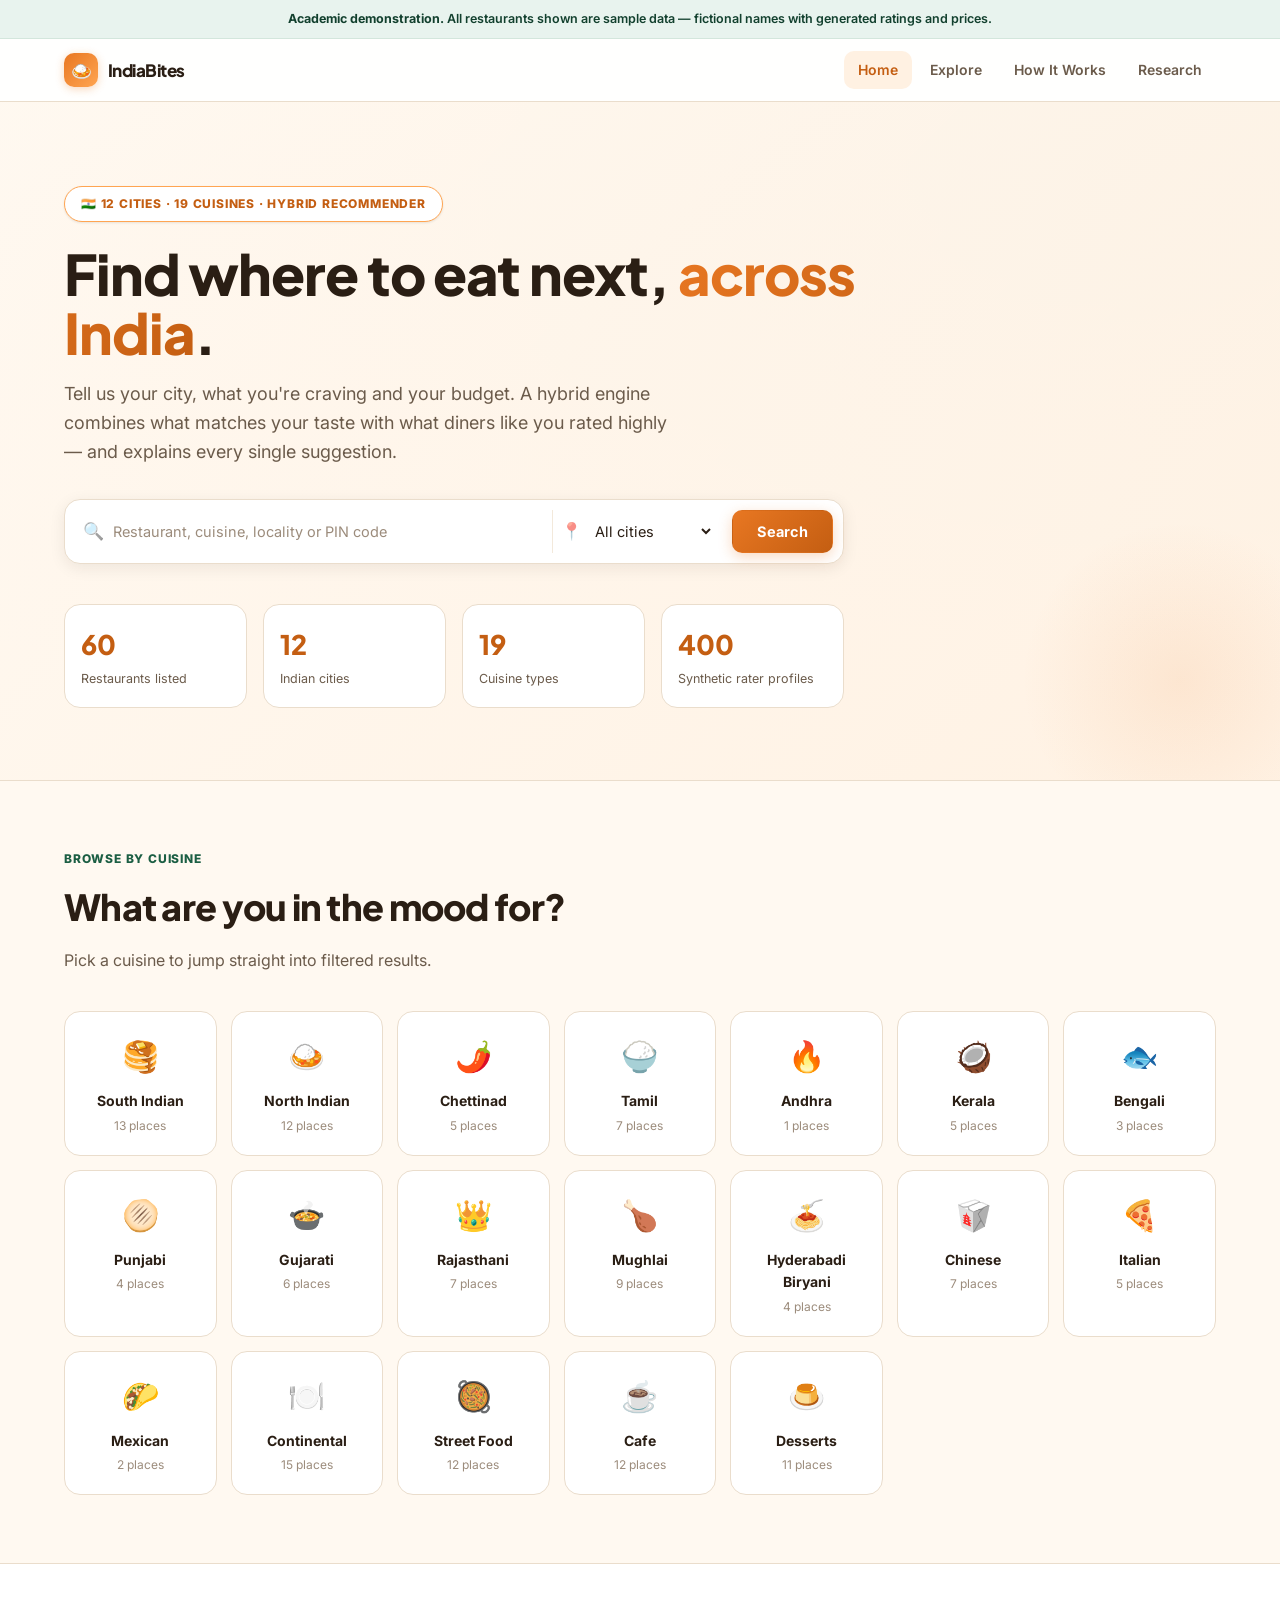
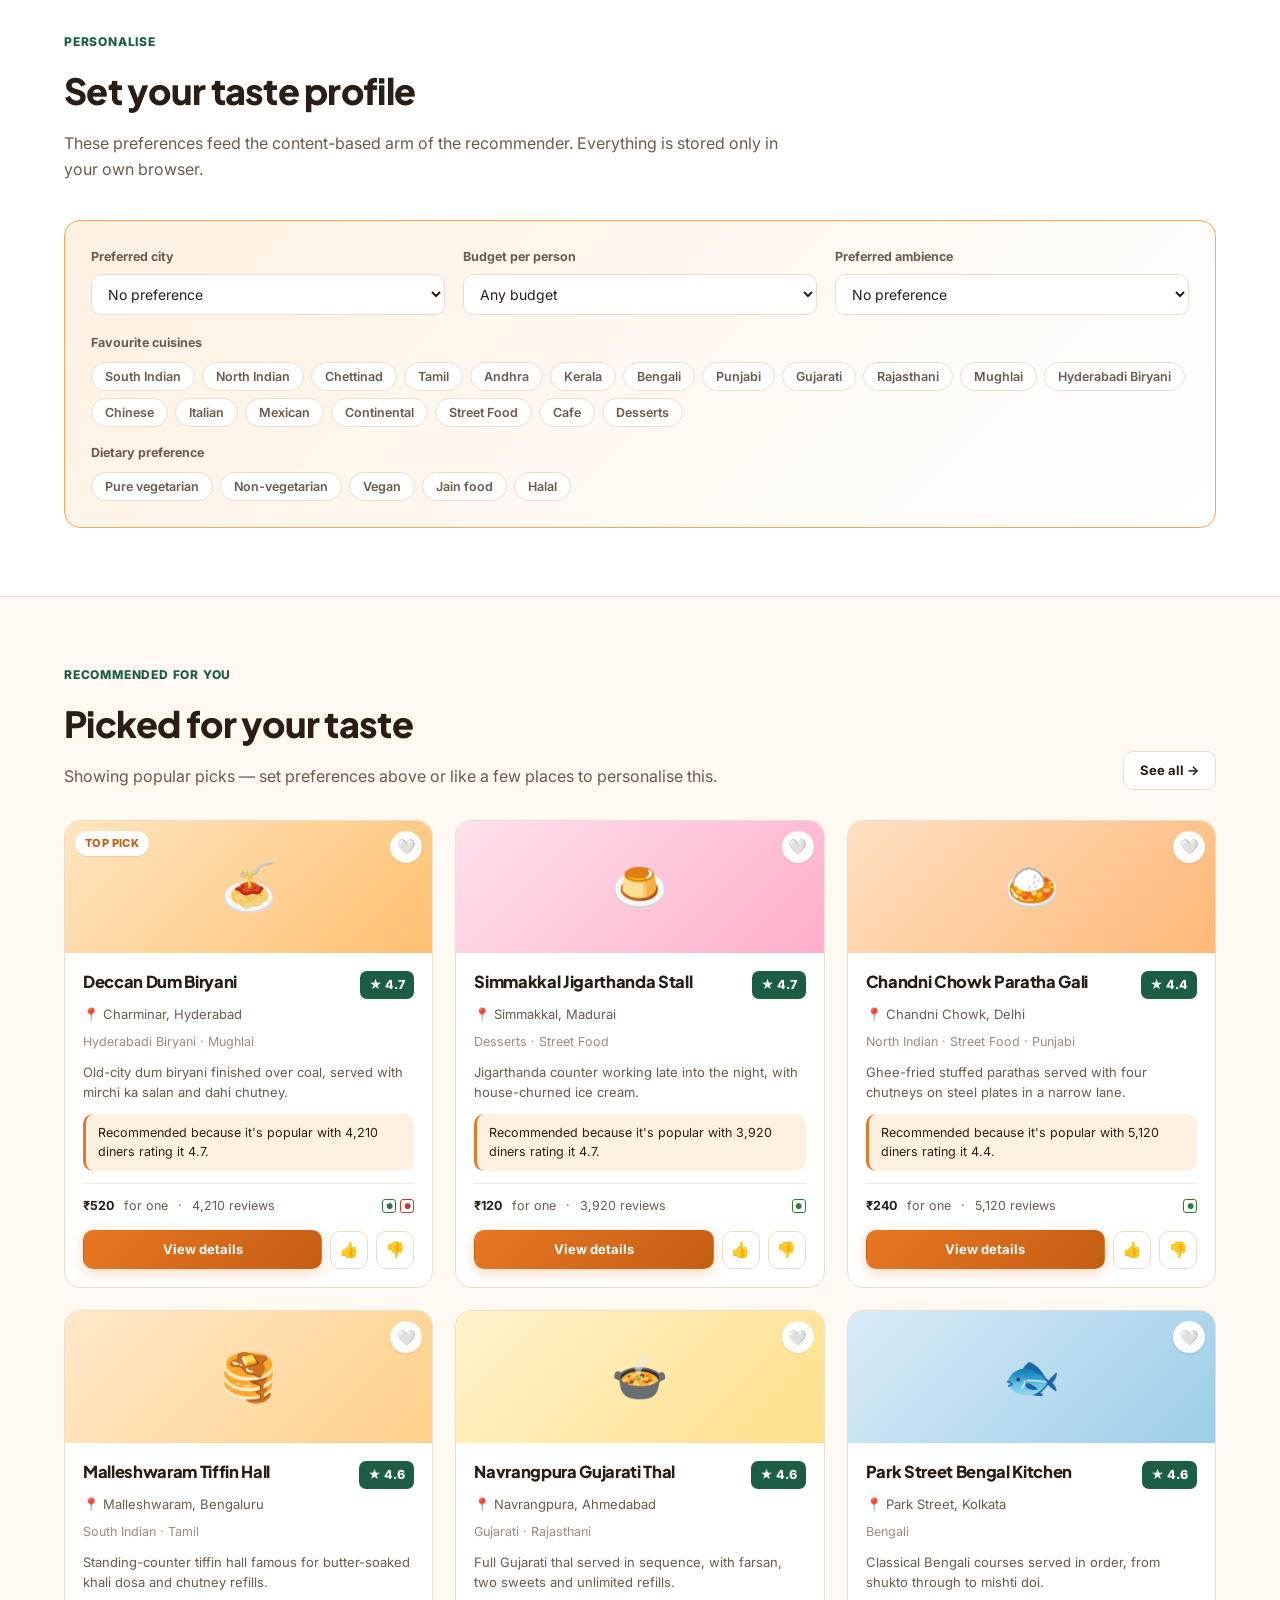
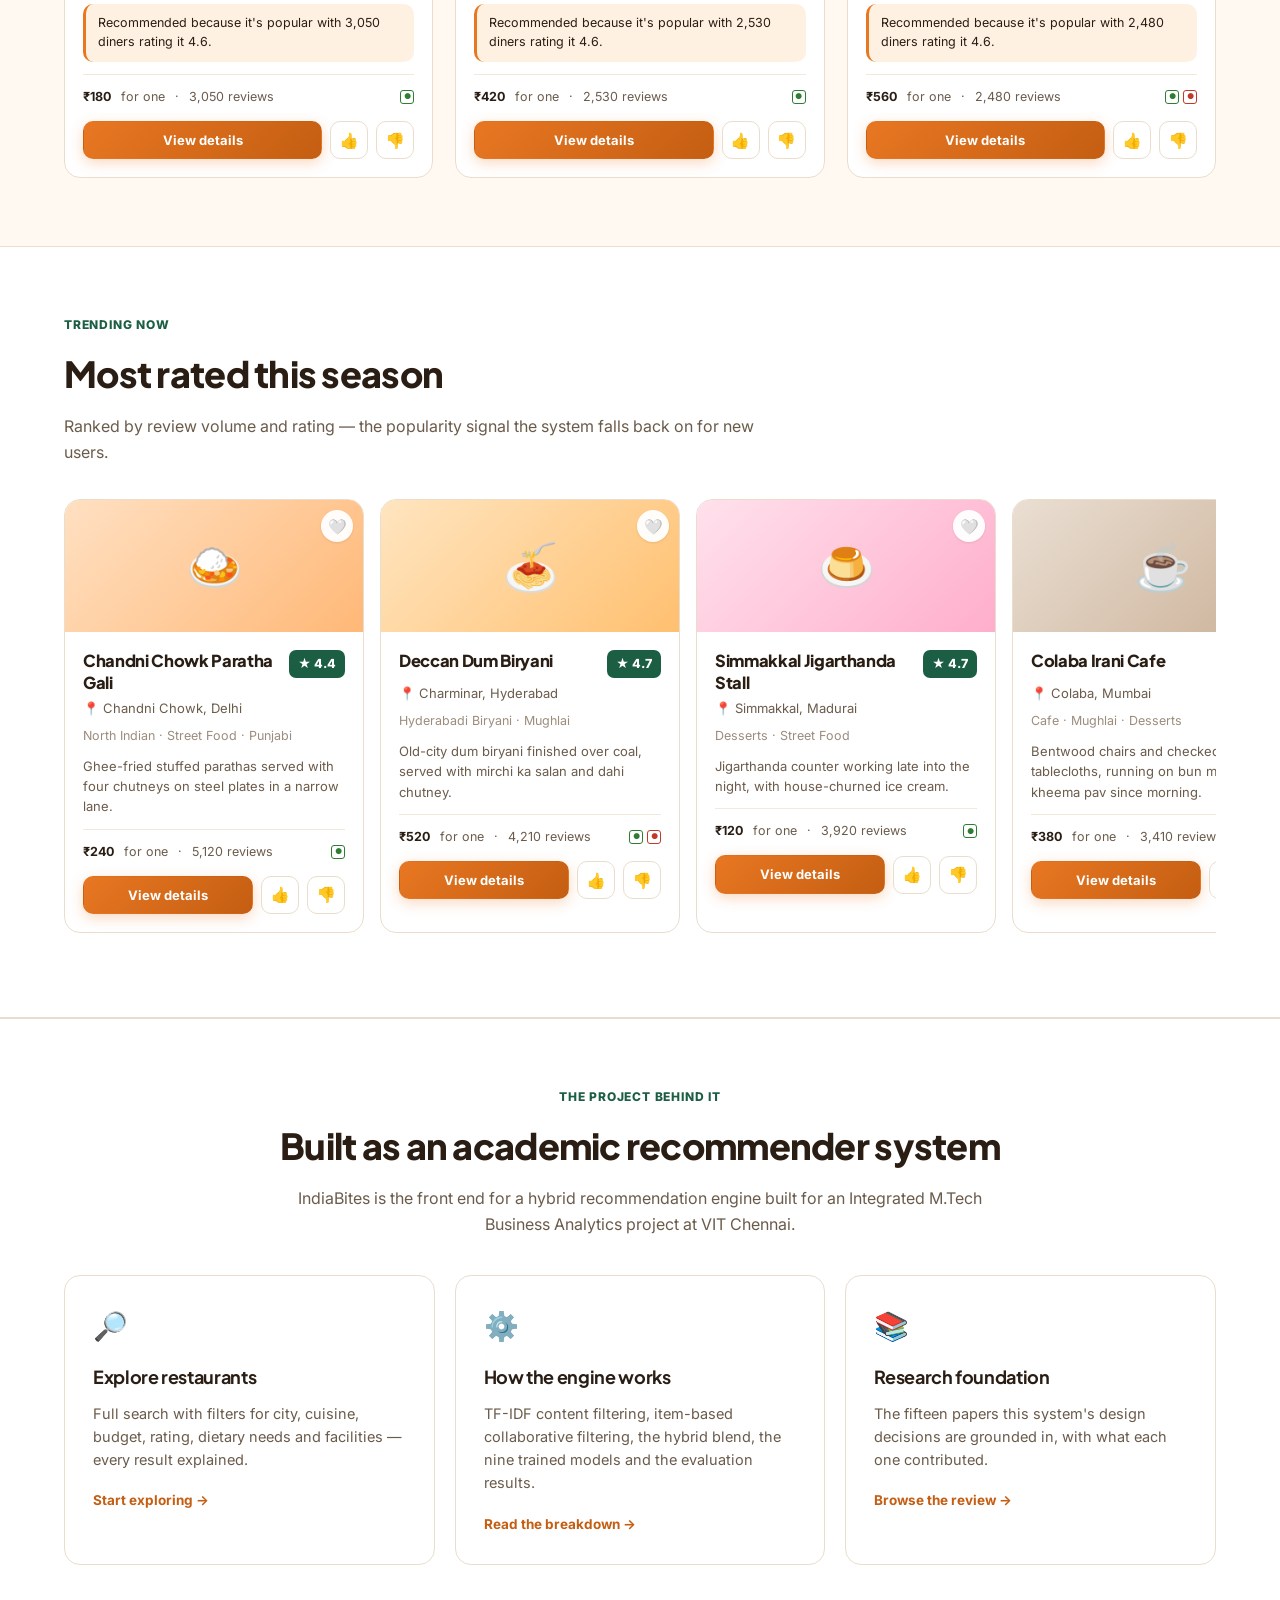
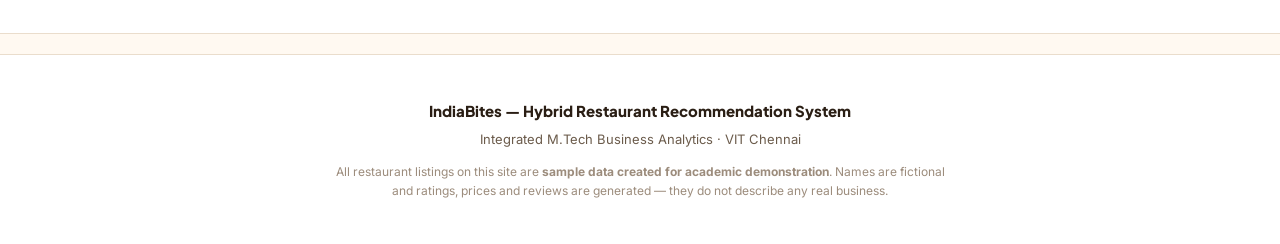
<file: index.html>
<!DOCTYPE html>
<html lang="en">
<head>
<meta charset="UTF-8">
<meta name="viewport" content="width=device-width, initial-scale=1.0">
<title>IndiaBites — Find your next favourite restaurant</title>
<meta name="description" content="A hybrid restaurant recommendation system for India, combining content-based filtering and collaborative filtering.">
<link rel="stylesheet" href="styles.css">
</head>
<body>

<div class="sample-banner">
  <strong>Academic demonstration.</strong> All restaurants shown are sample data — fictional names with generated ratings and prices.
</div>

<header class="site-nav"></header>

<section class="hero">
  <div class="wrap">
    <div class="eyebrow">🇮🇳 12 cities &middot; 19 cuisines &middot; Hybrid recommender</div>
    <h1>Find where to eat next, <span class="accent">across India</span>.</h1>
    <p class="lead">Tell us your city, what you're craving and your budget. A hybrid engine combines what matches your taste with what diners like you rated highly — and explains every single suggestion.</p>

    <form class="searchbar" id="hero-search" action="explore.html" method="get">
      <div class="sb-field">
        <span class="sb-icon">🔍</span>
        <input type="search" name="q" id="hero-q" placeholder="Restaurant, cuisine, locality or PIN code">
      </div>
      <div class="sb-field" style="flex:0 0 170px;">
        <span class="sb-icon">📍</span>
        <select name="city" id="hero-city"><option value="">All cities</option></select>
      </div>
      <button type="submit" class="btn btn-primary">Search</button>
    </form>

    <div class="hero-stats">
      <div class="stat"><div class="num" id="stat-restaurants">—</div><div class="label">Restaurants listed</div></div>
      <div class="stat"><div class="num">12</div><div class="label">Indian cities</div></div>
      <div class="stat"><div class="num">19</div><div class="label">Cuisine types</div></div>
      <div class="stat"><div class="num">400</div><div class="label">Synthetic rater profiles</div></div>
    </div>
  </div>
</section>

<section>
  <div class="wrap">
    <div class="section-head">
      <div class="section-tag">Browse by cuisine</div>
      <h2>What are you in the mood for?</h2>
      <p>Pick a cuisine to jump straight into filtered results.</p>
    </div>
    <div class="cuisine-grid" id="cuisine-grid"></div>
  </div>
</section>

<section class="alt">
  <div class="wrap">
    <div class="section-head">
      <div class="section-tag">Personalise</div>
      <h2>Set your taste profile</h2>
      <p>These preferences feed the content-based arm of the recommender. Everything is stored only in your own browser.</p>
    </div>
    <div class="pref-panel">
      <div class="pref-row">
        <div>
          <label for="pref-city">Preferred city</label>
          <select id="pref-city"><option value="">No preference</option></select>
        </div>
        <div>
          <label for="pref-budget">Budget per person</label>
          <select id="pref-budget"><option value="">Any budget</option></select>
        </div>
        <div>
          <label for="pref-ambience">Preferred ambience</label>
          <select id="pref-ambience">
            <option value="">No preference</option>
            <option value="casual">Casual</option>
            <option value="traditional">Traditional</option>
            <option value="modern">Modern</option>
            <option value="quiet">Quiet</option>
            <option value="lively">Lively</option>
          </select>
        </div>
      </div>
      <div style="margin-bottom:16px;">
        <label style="display:block;font-size:12.5px;font-weight:700;color:var(--ink-soft);margin-bottom:9px;">Favourite cuisines</label>
        <div class="pill-row" id="pref-cuisines"></div>
      </div>
      <div>
        <label style="display:block;font-size:12.5px;font-weight:700;color:var(--ink-soft);margin-bottom:9px;">Dietary preference</label>
        <div class="pill-row" id="pref-diet">
          <button type="button" class="pill" data-diet="pure-veg">Pure vegetarian</button>
          <button type="button" class="pill" data-diet="nonveg">Non-vegetarian</button>
          <button type="button" class="pill" data-diet="vegan">Vegan</button>
          <button type="button" class="pill" data-diet="jain">Jain food</button>
          <button type="button" class="pill" data-diet="halal">Halal</button>
        </div>
      </div>
    </div>
  </div>
</section>

<section>
  <div class="wrap">
    <div class="section-bar">
      <div class="section-head">
        <div class="section-tag">Recommended for you</div>
        <h2 id="rec-title">Picked for your taste</h2>
        <p id="rec-sub">Set your preferences above and these update instantly.</p>
      </div>
      <a href="explore.html" class="btn btn-ghost btn-sm">See all &rarr;</a>
    </div>
    <div class="resto-grid" id="recommended"></div>
  </div>
</section>

<section class="alt">
  <div class="wrap">
    <div class="section-bar">
      <div class="section-head">
        <div class="section-tag">Trending now</div>
        <h2>Most rated this season</h2>
        <p>Ranked by review volume and rating — the popularity signal the system falls back on for new users.</p>
      </div>
    </div>
    <div class="rail" id="trending"></div>
  </div>
</section>

<section id="recent-section" style="display:none;">
  <div class="wrap">
    <div class="section-head">
      <div class="section-tag">Recently viewed</div>
      <h2>Pick up where you left off</h2>
    </div>
    <div class="rail" id="recent"></div>
  </div>
</section>

<section class="alt">
  <div class="wrap">
    <div class="section-head center">
      <div class="section-tag">The project behind it</div>
      <h2>Built as an academic recommender system</h2>
      <p>IndiaBites is the front end for a hybrid recommendation engine built for an Integrated M.Tech Business Analytics project at VIT Chennai.</p>
    </div>
    <div class="nav-cards">
      <a href="explore.html" class="nav-card">
        <div class="nc-icon">🔎</div>
        <h3>Explore restaurants</h3>
        <p>Full search with filters for city, cuisine, budget, rating, dietary needs and facilities — every result explained.</p>
        <span class="nc-link">Start exploring &rarr;</span>
      </a>
      <a href="about.html" class="nav-card">
        <div class="nc-icon">⚙️</div>
        <h3>How the engine works</h3>
        <p>TF-IDF content filtering, item-based collaborative filtering, the hybrid blend, the nine trained models and the evaluation results.</p>
        <span class="nc-link">Read the breakdown &rarr;</span>
      </a>
      <a href="papers.html" class="nav-card">
        <div class="nc-icon">📚</div>
        <h3>Research foundation</h3>
        <p>The fifteen papers this system's design decisions are grounded in, with what each one contributed.</p>
        <span class="nc-link">Browse the review &rarr;</span>
      </a>
    </div>
  </div>
</section>

<footer></footer>

<script src="data/restaurants.js"></script>
<script src="js/recommender.js"></script>
<script src="js/app.js"></script>
<script src="js/home.js"></script>
</body>
</html>
</file>
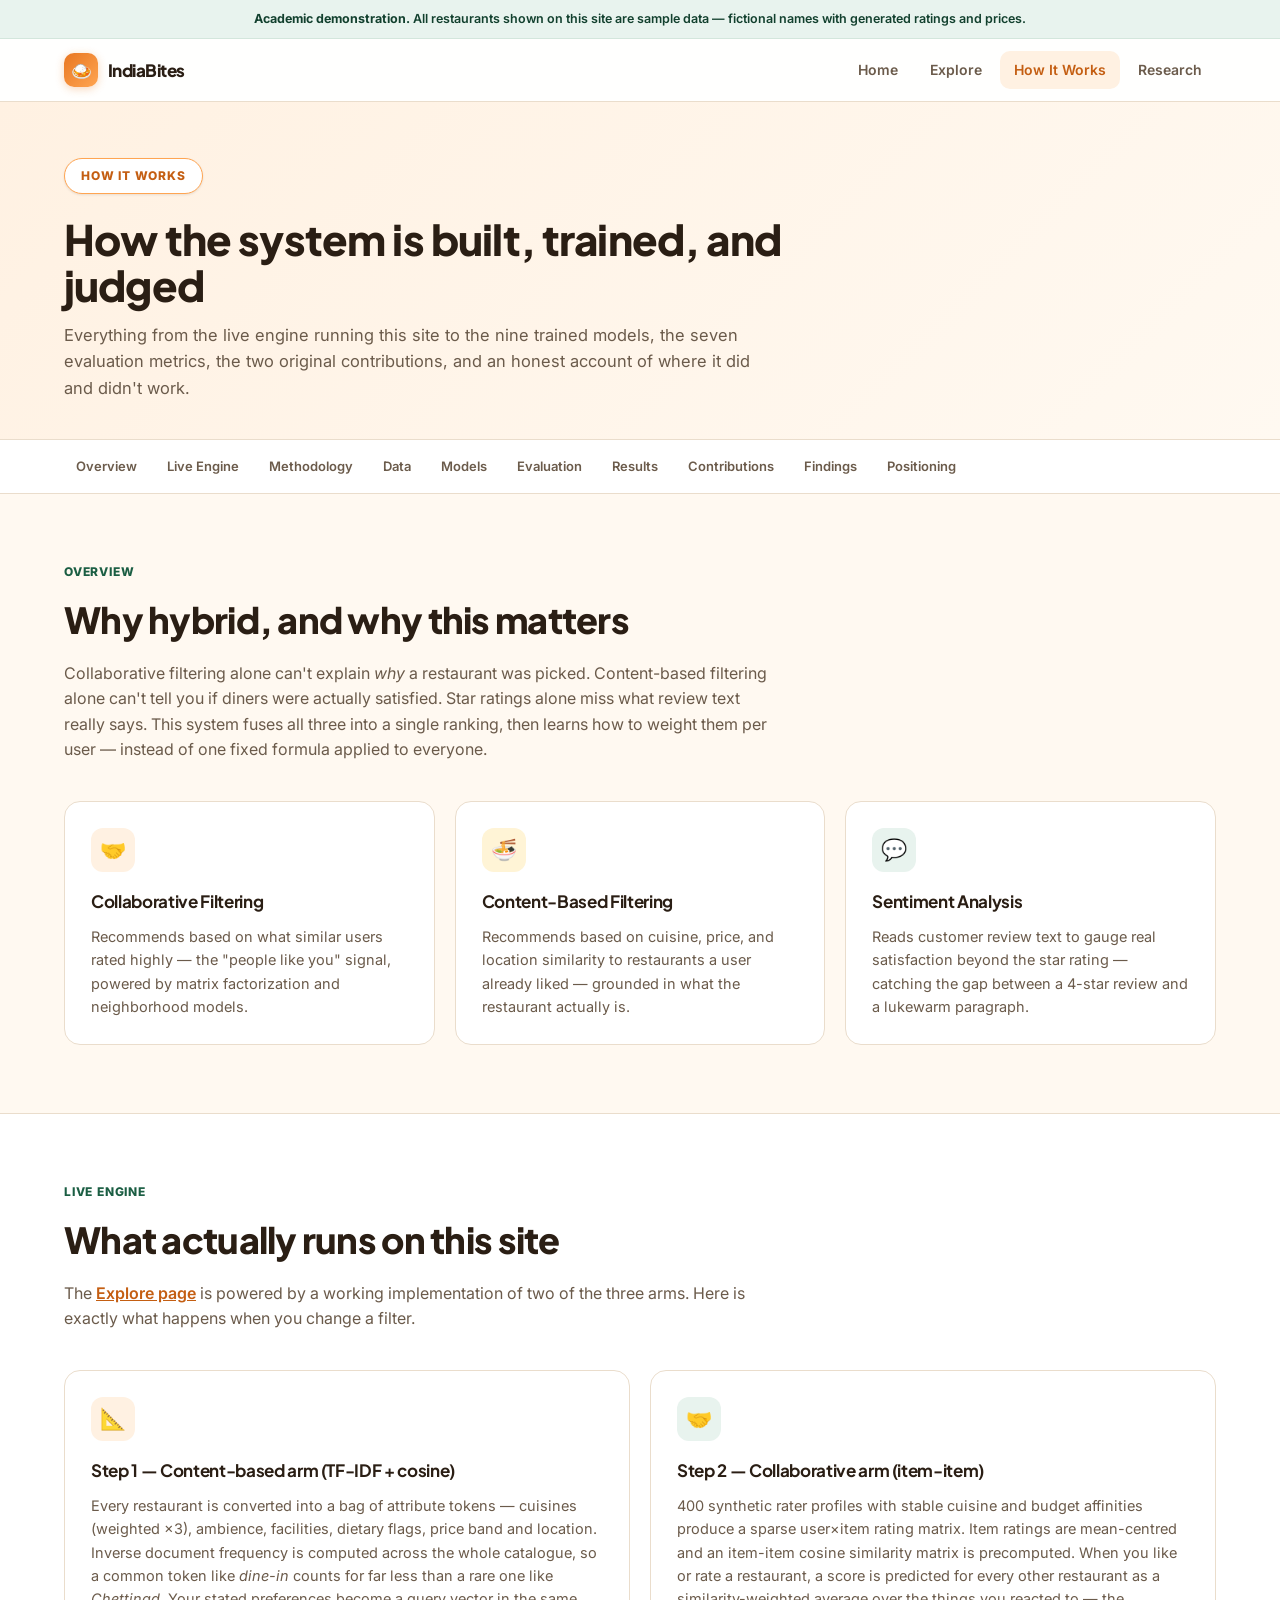
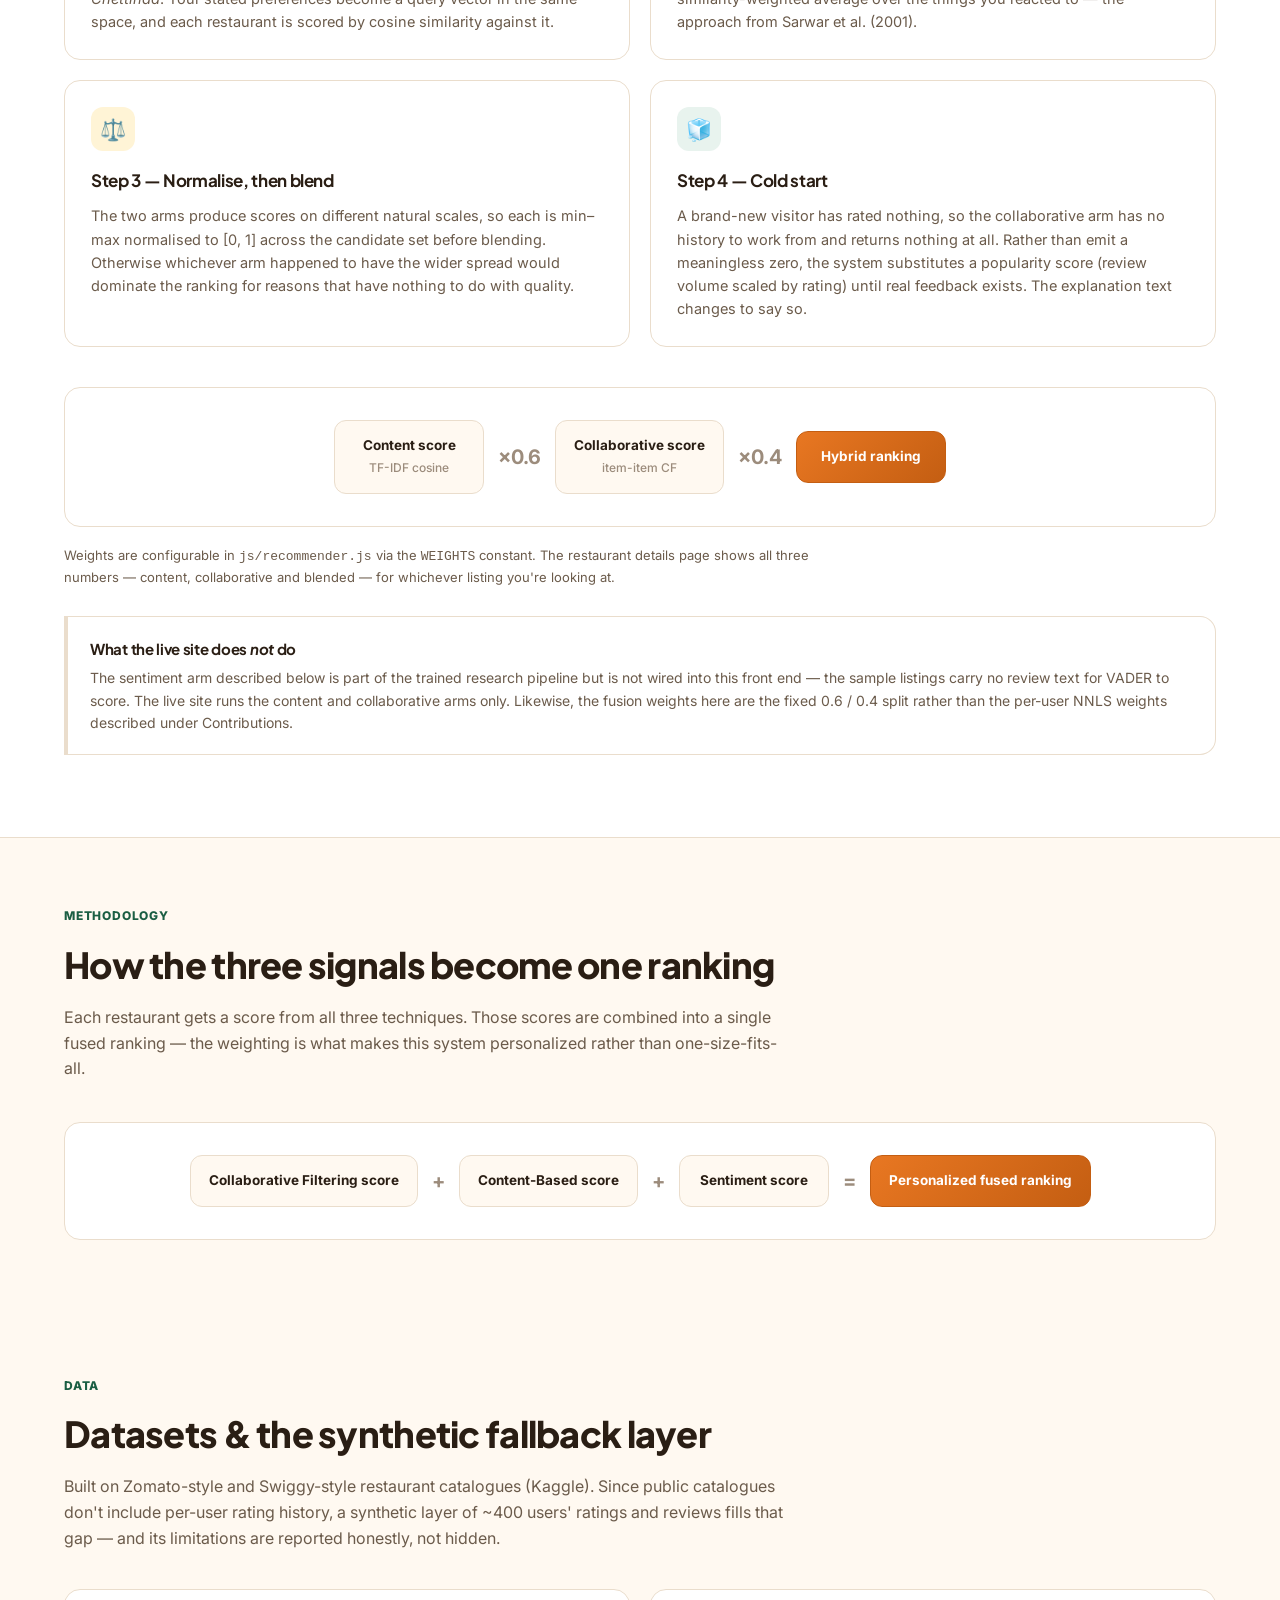
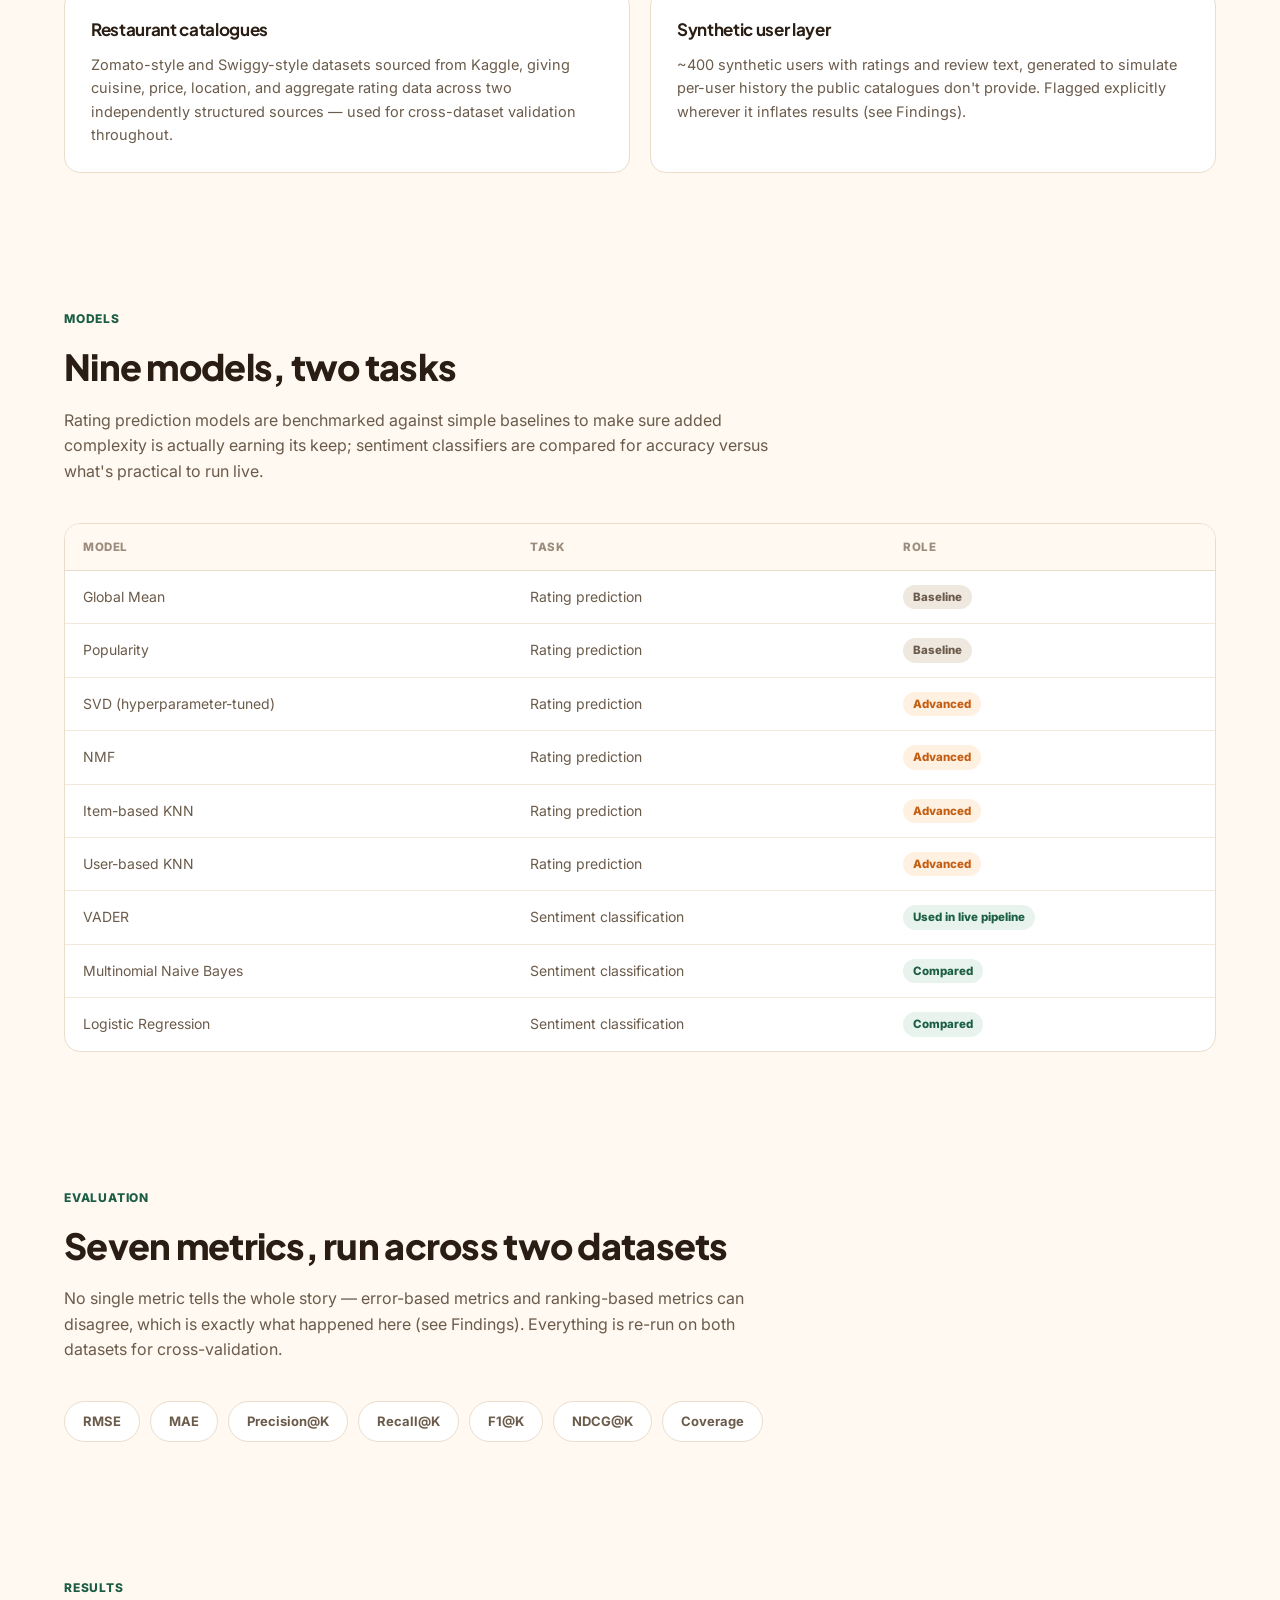
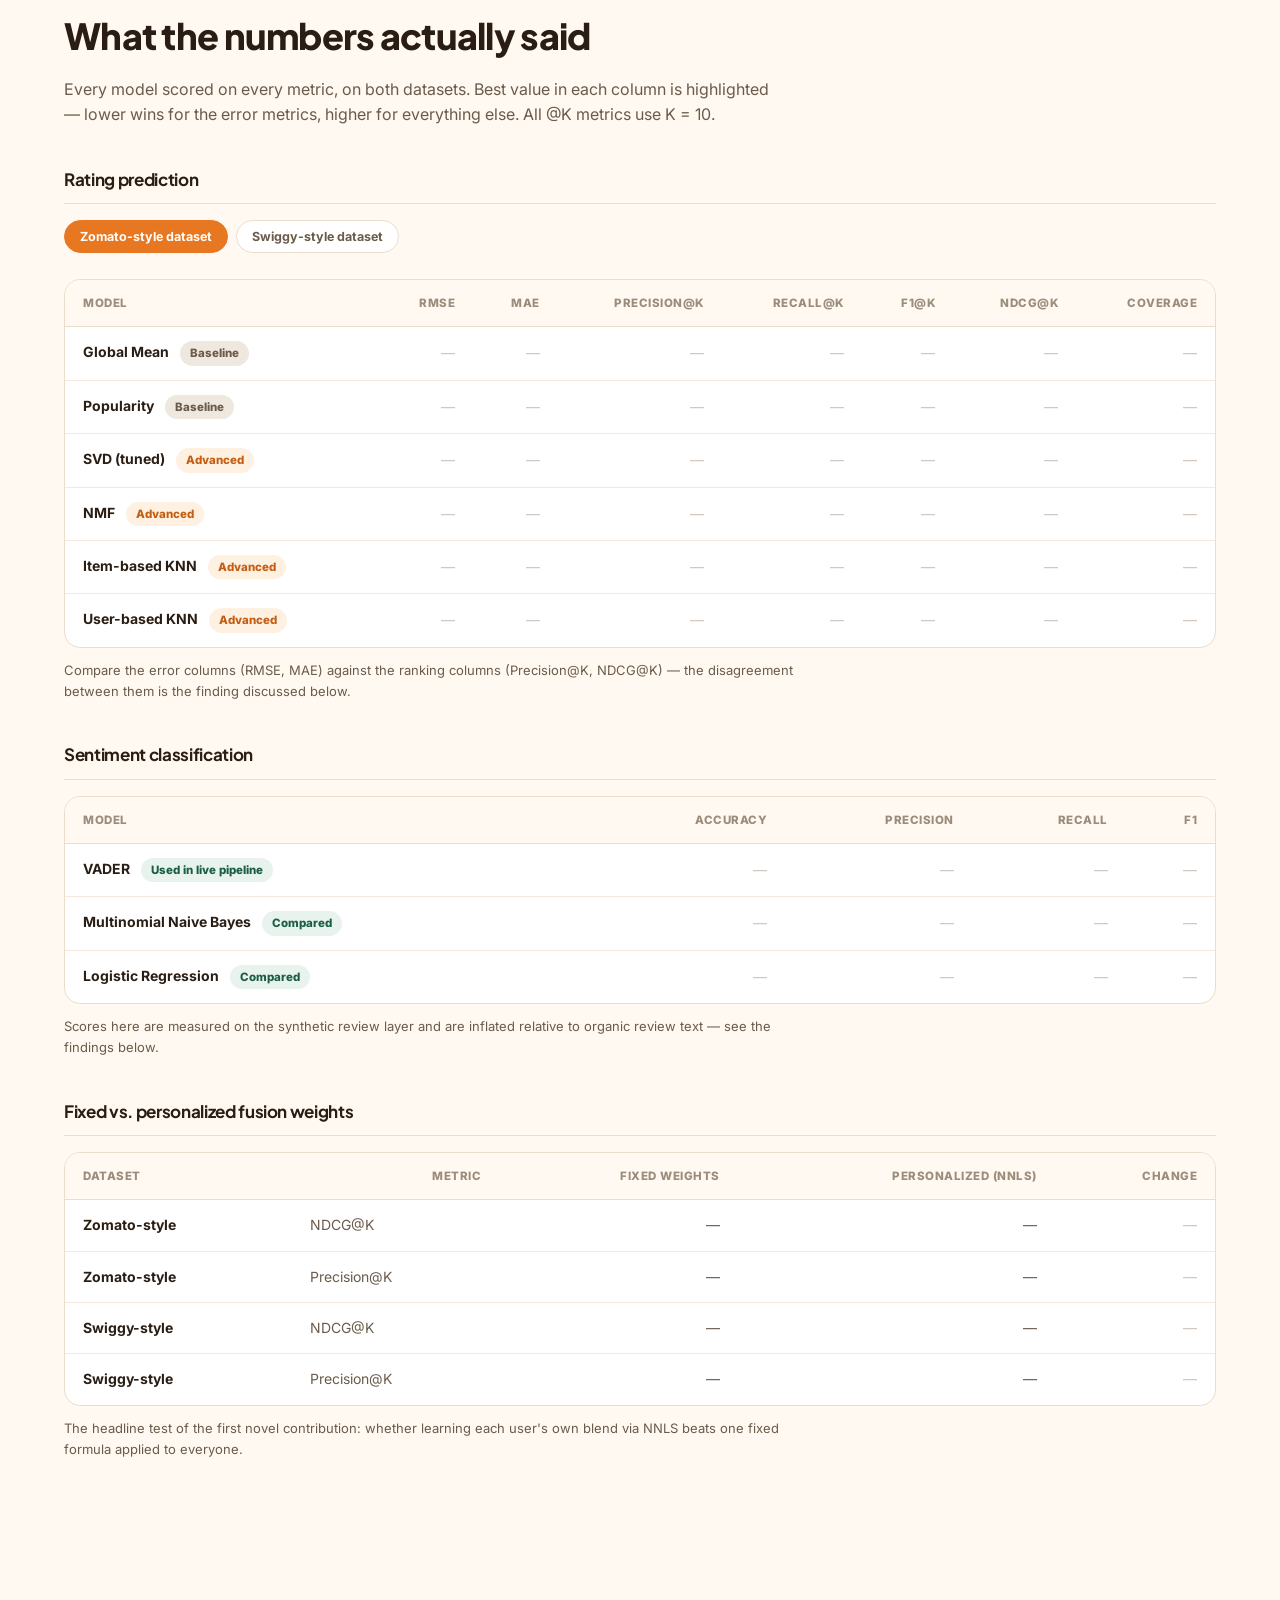
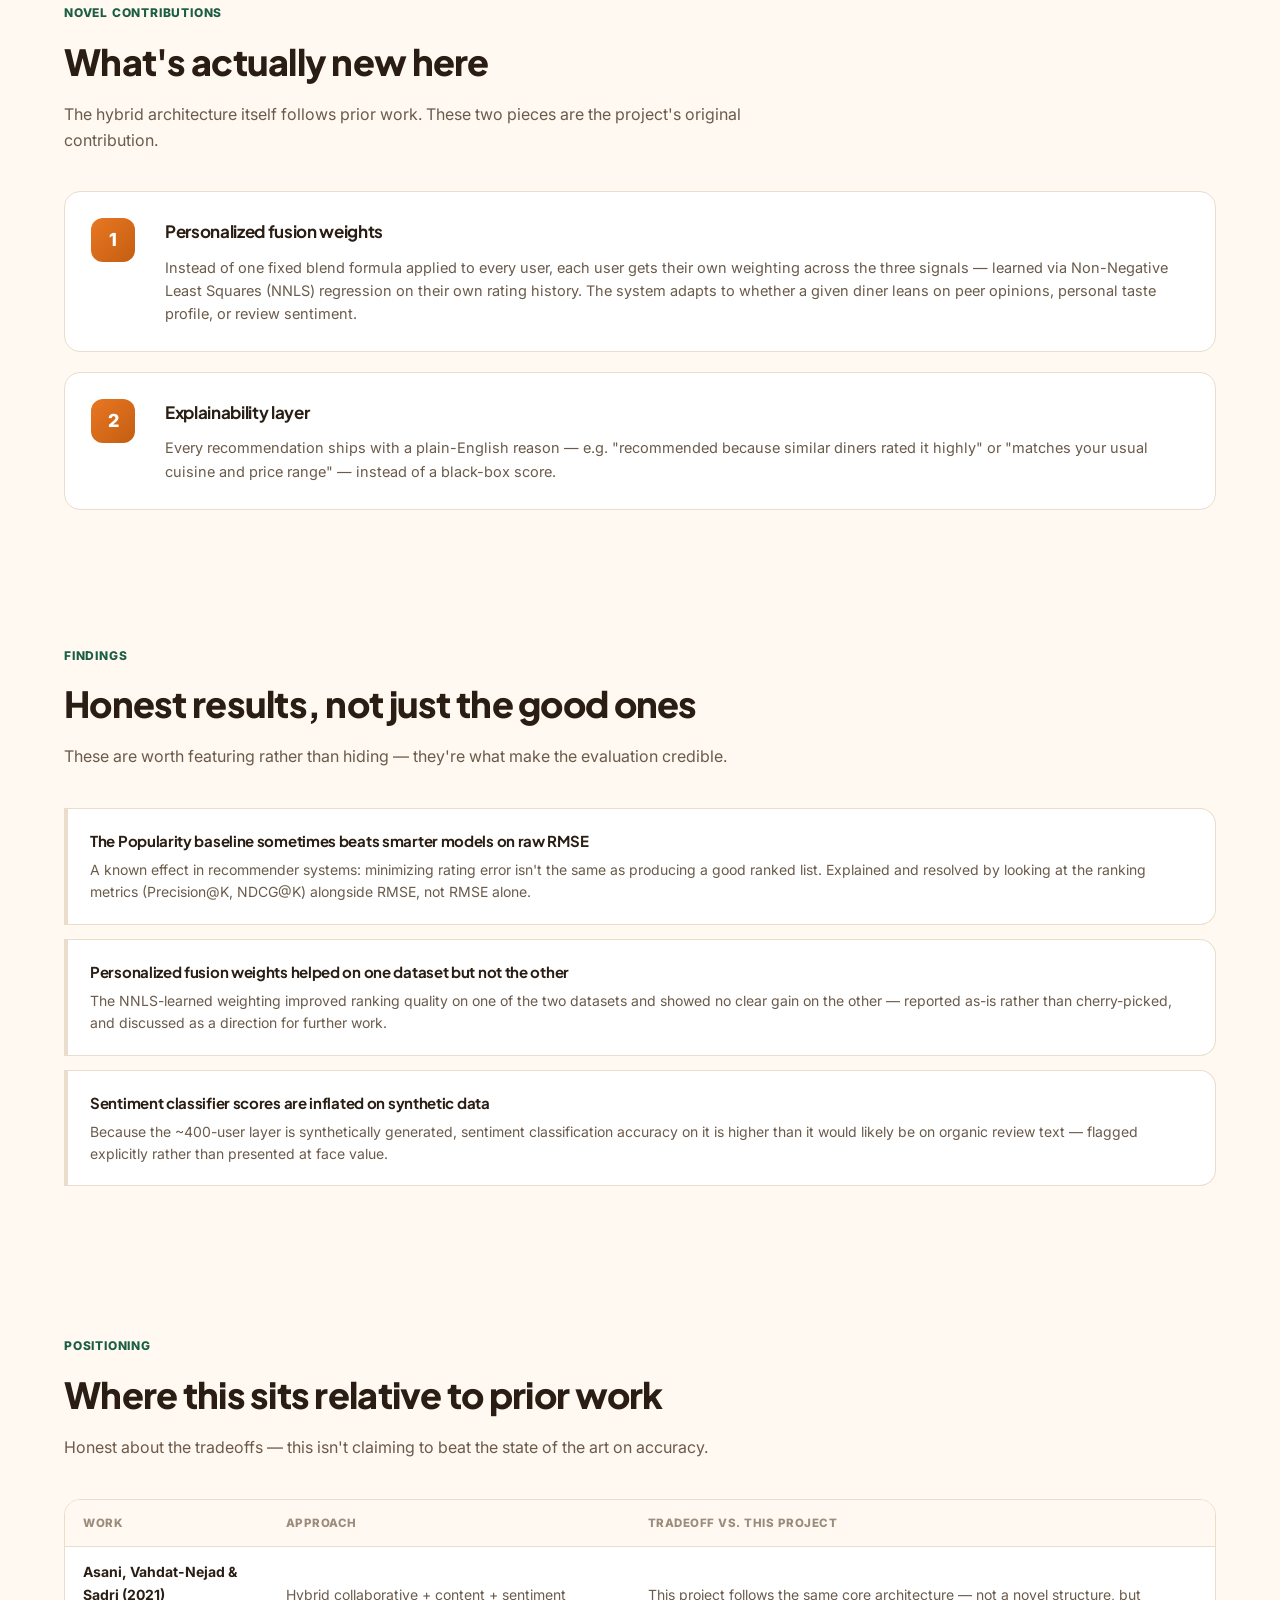
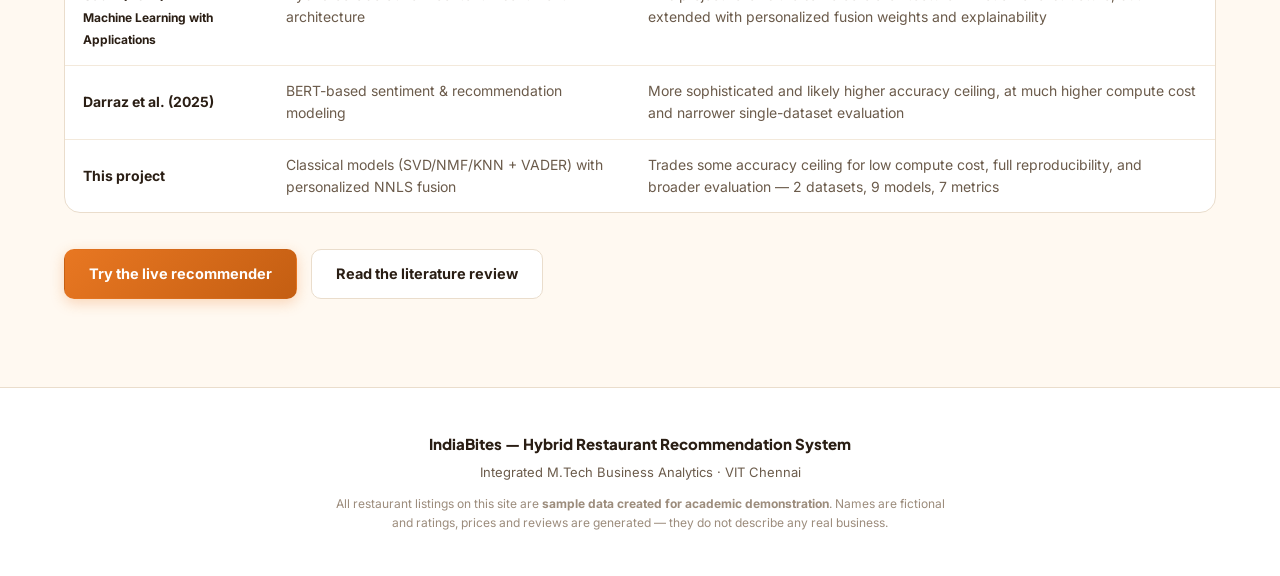
<file: about.html>
<!DOCTYPE html>
<html lang="en">
<head>
<meta charset="UTF-8">
<meta name="viewport" content="width=device-width, initial-scale=1.0">
<title>How It Works &middot; IndiaBites</title>
<link rel="stylesheet" href="styles.css">
</head>
<body>

<div class="sample-banner">
  <strong>Academic demonstration.</strong> All restaurants shown on this site are sample data — fictional names with generated ratings and prices.
</div>

<header class="site-nav">
  <div class="nav-inner">
    <a href="index.html" class="brand"><span class="brand-mark">🍛</span> <span>IndiaBites</span></a>
    <nav class="nav-links">
      <a href="index.html">Home</a>
      <a href="explore.html">Explore</a>
      <a href="about.html" class="active">How It Works</a>
      <a href="papers.html">Research</a>
    </nav>
  </div>
</header>

<div class="page-head">
  <div class="wrap">
    <div class="eyebrow">How it works</div>
    <h1>How the system is built, trained, and judged</h1>
    <p class="lead">Everything from the live engine running this site to the nine trained models, the seven evaluation metrics, the two original contributions, and an honest account of where it did and didn't work.</p>
  </div>
</div>

<div class="page-toc">
  <div class="wrap">
    <a href="#overview">Overview</a>
    <a href="#engine">Live Engine</a>
    <a href="#methodology">Methodology</a>
    <a href="#data">Data</a>
    <a href="#models">Models</a>
    <a href="#evaluation">Evaluation</a>
    <a href="#results">Results</a>
    <a href="#contributions">Contributions</a>
    <a href="#findings">Findings</a>
    <a href="#positioning">Positioning</a>
  </div>
</div>

<section id="overview">
  <div class="wrap">
    <div class="section-head">
      <div class="section-tag">Overview</div>
      <h2>Why hybrid, and why this matters</h2>
      <p>Collaborative filtering alone can't explain <em>why</em> a restaurant was picked. Content-based filtering alone can't tell you if diners were actually satisfied. Star ratings alone miss what review text really says. This system fuses all three into a single ranking, then learns how to weight them per user &mdash; instead of one fixed formula applied to everyone.</p>
    </div>
    <div class="grid-3">
      <div class="card">
        <div class="icon icon-cf">🤝</div>
        <h3>Collaborative Filtering</h3>
        <p>Recommends based on what similar users rated highly &mdash; the "people like you" signal, powered by matrix factorization and neighborhood models.</p>
      </div>
      <div class="card">
        <div class="icon icon-cb">🍜</div>
        <h3>Content-Based Filtering</h3>
        <p>Recommends based on cuisine, price, and location similarity to restaurants a user already liked &mdash; grounded in what the restaurant actually is.</p>
      </div>
      <div class="card">
        <div class="icon icon-sa">💬</div>
        <h3>Sentiment Analysis</h3>
        <p>Reads customer review text to gauge real satisfaction beyond the star rating &mdash; catching the gap between a 4-star review and a lukewarm paragraph.</p>
      </div>
    </div>
  </div>
</section>

<section id="engine" class="alt">
  <div class="wrap">
    <div class="section-head">
      <div class="section-tag">Live engine</div>
      <h2>What actually runs on this site</h2>
      <p>The <a href="explore.html" class="inline-link">Explore page</a> is powered by a working implementation of two of the three arms. Here is exactly what happens when you change a filter.</p>
    </div>

    <div class="grid-2">
      <div class="card">
        <div class="icon icon-cf">📐</div>
        <h3>Step 1 &mdash; Content-based arm (TF-IDF + cosine)</h3>
        <p>Every restaurant is converted into a bag of attribute tokens &mdash; cuisines (weighted ×3), ambience, facilities, dietary flags, price band and location. Inverse document frequency is computed across the whole catalogue, so a common token like <em>dine-in</em> counts for far less than a rare one like <em>Chettinad</em>. Your stated preferences become a query vector in the same space, and each restaurant is scored by cosine similarity against it.</p>
      </div>
      <div class="card">
        <div class="icon icon-sa">🤝</div>
        <h3>Step 2 &mdash; Collaborative arm (item-item)</h3>
        <p>400 synthetic rater profiles with stable cuisine and budget affinities produce a sparse user&times;item rating matrix. Item ratings are mean-centred and an item-item cosine similarity matrix is precomputed. When you like or rate a restaurant, a score is predicted for every other restaurant as a similarity-weighted average over the things you reacted to &mdash; the approach from Sarwar et al. (2001).</p>
      </div>
      <div class="card">
        <div class="icon icon-cb">⚖️</div>
        <h3>Step 3 &mdash; Normalise, then blend</h3>
        <p>The two arms produce scores on different natural scales, so each is min&ndash;max normalised to [0,&nbsp;1] across the candidate set before blending. Otherwise whichever arm happened to have the wider spread would dominate the ranking for reasons that have nothing to do with quality.</p>
      </div>
      <div class="card">
        <div class="icon icon-sa">🧊</div>
        <h3>Step 4 &mdash; Cold start</h3>
        <p>A brand-new visitor has rated nothing, so the collaborative arm has no history to work from and returns nothing at all. Rather than emit a meaningless zero, the system substitutes a popularity score (review volume scaled by rating) until real feedback exists. The explanation text changes to say so.</p>
      </div>
    </div>

    <div class="fusion">
      <div class="node">Content score<br><span style="font-weight:500;font-size:12px;color:var(--ink-faint);">TF-IDF cosine</span></div>
      <div class="arrow">×0.6</div>
      <div class="node">Collaborative score<br><span style="font-weight:500;font-size:12px;color:var(--ink-faint);">item-item CF</span></div>
      <div class="arrow">×0.4</div>
      <div class="node final">Hybrid ranking</div>
    </div>

    <p class="results-note" style="margin-top:18px;">
      Weights are configurable in <code>js/recommender.js</code> via the <code>WEIGHTS</code> constant.
      The restaurant details page shows all three numbers &mdash; content, collaborative and blended &mdash;
      for whichever listing you're looking at.
    </p>

    <div class="finding" style="margin-top:28px;">
      <h4>What the live site does <em>not</em> do</h4>
      <p>The sentiment arm described below is part of the trained research pipeline but is not wired into this front end &mdash; the sample listings carry no review text for VADER to score. The live site runs the content and collaborative arms only. Likewise, the fusion weights here are the fixed 0.6&nbsp;/&nbsp;0.4 split rather than the per-user NNLS weights described under Contributions.</p>
    </div>
  </div>
</section>

<section id="methodology">
  <div class="wrap">
    <div class="section-head">
      <div class="section-tag">Methodology</div>
      <h2>How the three signals become one ranking</h2>
      <p>Each restaurant gets a score from all three techniques. Those scores are combined into a single fused ranking &mdash; the weighting is what makes this system personalized rather than one-size-fits-all.</p>
    </div>
    <div class="fusion">
      <div class="node">Collaborative Filtering score</div>
      <div class="arrow">+</div>
      <div class="node">Content-Based score</div>
      <div class="arrow">+</div>
      <div class="node">Sentiment score</div>
      <div class="arrow">=</div>
      <div class="node final">Personalized fused ranking</div>
    </div>
  </div>
</section>

<section id="data">
  <div class="wrap">
    <div class="section-head">
      <div class="section-tag">Data</div>
      <h2>Datasets &amp; the synthetic fallback layer</h2>
      <p>Built on Zomato-style and Swiggy-style restaurant catalogues (Kaggle). Since public catalogues don't include per-user rating history, a synthetic layer of ~400 users' ratings and reviews fills that gap &mdash; and its limitations are reported honestly, not hidden.</p>
    </div>
    <div class="grid-2">
      <div class="card">
        <h3>Restaurant catalogues</h3>
        <p>Zomato-style and Swiggy-style datasets sourced from Kaggle, giving cuisine, price, location, and aggregate rating data across two independently structured sources &mdash; used for cross-dataset validation throughout.</p>
      </div>
      <div class="card">
        <h3>Synthetic user layer</h3>
        <p>~400 synthetic users with ratings and review text, generated to simulate per-user history the public catalogues don't provide. Flagged explicitly wherever it inflates results (see Findings).</p>
      </div>
    </div>
  </div>
</section>

<section id="models">
  <div class="wrap">
    <div class="section-head">
      <div class="section-tag">Models</div>
      <h2>Nine models, two tasks</h2>
      <p>Rating prediction models are benchmarked against simple baselines to make sure added complexity is actually earning its keep; sentiment classifiers are compared for accuracy versus what's practical to run live.</p>
    </div>
    <div class="table-wrap">
      <table>
        <thead>
          <tr><th>Model</th><th>Task</th><th>Role</th></tr>
        </thead>
        <tbody>
          <tr><td>Global Mean</td><td>Rating prediction</td><td><span class="badge badge-base">Baseline</span></td></tr>
          <tr><td>Popularity</td><td>Rating prediction</td><td><span class="badge badge-base">Baseline</span></td></tr>
          <tr><td>SVD (hyperparameter-tuned)</td><td>Rating prediction</td><td><span class="badge badge-adv">Advanced</span></td></tr>
          <tr><td>NMF</td><td>Rating prediction</td><td><span class="badge badge-adv">Advanced</span></td></tr>
          <tr><td>Item-based KNN</td><td>Rating prediction</td><td><span class="badge badge-adv">Advanced</span></td></tr>
          <tr><td>User-based KNN</td><td>Rating prediction</td><td><span class="badge badge-adv">Advanced</span></td></tr>
          <tr><td>VADER</td><td>Sentiment classification</td><td><span class="badge badge-sent">Used in live pipeline</span></td></tr>
          <tr><td>Multinomial Naive Bayes</td><td>Sentiment classification</td><td><span class="badge badge-sent">Compared</span></td></tr>
          <tr><td>Logistic Regression</td><td>Sentiment classification</td><td><span class="badge badge-sent">Compared</span></td></tr>
        </tbody>
      </table>
    </div>
  </div>
</section>

<section id="evaluation">
  <div class="wrap">
    <div class="section-head">
      <div class="section-tag">Evaluation</div>
      <h2>Seven metrics, run across two datasets</h2>
      <p>No single metric tells the whole story &mdash; error-based metrics and ranking-based metrics can disagree, which is exactly what happened here (see Findings). Everything is re-run on both datasets for cross-validation.</p>
    </div>
    <div class="chip-row">
      <div class="chip">RMSE</div>
      <div class="chip">MAE</div>
      <div class="chip">Precision@K</div>
      <div class="chip">Recall@K</div>
      <div class="chip">F1@K</div>
      <div class="chip">NDCG@K</div>
      <div class="chip">Coverage</div>
    </div>
  </div>
</section>

<section id="results">
  <div class="wrap">
    <div class="section-head">
      <div class="section-tag">Results</div>
      <h2>What the numbers actually said</h2>
      <p>Every model scored on every metric, on both datasets. Best value in each column is highlighted &mdash; lower wins for the error metrics, higher for everything else. All @K metrics use K&nbsp;=&nbsp;<span class="k-value">10</span>.</p>
    </div>

    <h3 class="results-title">Rating prediction</h3>
    <div id="dataset-toggle" class="filter-bar"></div>
    <div id="rating-table" class="table-wrap results-table"></div>
    <p class="results-note">Compare the error columns (RMSE, MAE) against the ranking columns (Precision@K, NDCG@K) &mdash; the disagreement between them is the finding discussed below.</p>

    <h3 class="results-title">Sentiment classification</h3>
    <div id="sentiment-table" class="table-wrap results-table"></div>
    <p class="results-note">Scores here are measured on the synthetic review layer and are inflated relative to organic review text &mdash; see the findings below.</p>

    <h3 class="results-title">Fixed vs. personalized fusion weights</h3>
    <div id="fusion-table" class="table-wrap results-table"></div>
    <p class="results-note">The headline test of the first novel contribution: whether learning each user's own blend via NNLS beats one fixed formula applied to everyone.</p>
  </div>
</section>

<section id="contributions">
  <div class="wrap">
    <div class="section-head">
      <div class="section-tag">Novel contributions</div>
      <h2>What's actually new here</h2>
      <p>The hybrid architecture itself follows prior work. These two pieces are the project's original contribution.</p>
    </div>
    <div class="contrib">
      <div class="card">
        <div class="num-badge">1</div>
        <div>
          <h3>Personalized fusion weights</h3>
          <p>Instead of one fixed blend formula applied to every user, each user gets their own weighting across the three signals &mdash; learned via Non-Negative Least Squares (NNLS) regression on their own rating history. The system adapts to whether a given diner leans on peer opinions, personal taste profile, or review sentiment.</p>
        </div>
      </div>
      <div class="card">
        <div class="num-badge">2</div>
        <div>
          <h3>Explainability layer</h3>
          <p>Every recommendation ships with a plain-English reason &mdash; e.g. "recommended because similar diners rated it highly" or "matches your usual cuisine and price range" &mdash; instead of a black-box score.</p>
        </div>
      </div>
    </div>
  </div>
</section>

<section id="findings">
  <div class="wrap">
    <div class="section-head">
      <div class="section-tag">Findings</div>
      <h2>Honest results, not just the good ones</h2>
      <p>These are worth featuring rather than hiding &mdash; they're what make the evaluation credible.</p>
    </div>
    <div class="finding">
      <h4>The Popularity baseline sometimes beats smarter models on raw RMSE</h4>
      <p>A known effect in recommender systems: minimizing rating error isn't the same as producing a good ranked list. Explained and resolved by looking at the ranking metrics (Precision@K, NDCG@K) alongside RMSE, not RMSE alone.</p>
    </div>
    <div class="finding">
      <h4>Personalized fusion weights helped on one dataset but not the other</h4>
      <p>The NNLS-learned weighting improved ranking quality on one of the two datasets and showed no clear gain on the other &mdash; reported as-is rather than cherry-picked, and discussed as a direction for further work.</p>
    </div>
    <div class="finding">
      <h4>Sentiment classifier scores are inflated on synthetic data</h4>
      <p>Because the ~400-user layer is synthetically generated, sentiment classification accuracy on it is higher than it would likely be on organic review text &mdash; flagged explicitly rather than presented at face value.</p>
    </div>
  </div>
</section>

<section id="positioning">
  <div class="wrap">
    <div class="section-head">
      <div class="section-tag">Positioning</div>
      <h2>Where this sits relative to prior work</h2>
      <p>Honest about the tradeoffs &mdash; this isn't claiming to beat the state of the art on accuracy.</p>
    </div>
    <div class="table-wrap">
      <table class="pos-table">
        <thead>
          <tr><th>Work</th><th>Approach</th><th>Tradeoff vs. this project</th></tr>
        </thead>
        <tbody>
          <tr>
            <td>Asani, Vahdat-Nejad &amp; Sadri (2021)<br><span style="font-size:12px;color:var(--text-dim);">Machine Learning with Applications</span></td>
            <td>Hybrid collaborative + content + sentiment architecture</td>
            <td>This project follows the same core architecture &mdash; not a novel structure, but extended with personalized fusion weights and explainability</td>
          </tr>
          <tr>
            <td>Darraz et al. (2025)</td>
            <td>BERT-based sentiment &amp; recommendation modeling</td>
            <td>More sophisticated and likely higher accuracy ceiling, at much higher compute cost and narrower single-dataset evaluation</td>
          </tr>
          <tr>
            <td>This project</td>
            <td>Classical models (SVD/NMF/KNN + VADER) with personalized NNLS fusion</td>
            <td>Trades some accuracy ceiling for low compute cost, full reproducibility, and broader evaluation &mdash; 2 datasets, 9 models, 7 metrics</td>
          </tr>
        </tbody>
      </table>
    </div>
    <div class="page-cta">
      <a href="explore.html" class="btn btn-primary">Try the live recommender</a>
      <a href="papers.html" class="btn btn-ghost">Read the literature review</a>
    </div>
  </div>
</section>

<footer>
  <div class="wrap">
    <div class="foot-brand">IndiaBites &mdash; Hybrid Restaurant Recommendation System</div>
    <div>Integrated M.Tech Business Analytics &middot; VIT Chennai</div>
    <div class="foot-note">
      All restaurant listings on this site are <strong>sample data created for academic
      demonstration</strong>. Names are fictional and ratings, prices and reviews are
      generated &mdash; they do not describe any real business.
    </div>
  </div>
</footer>

<script src="results-data.js"></script>
<script src="results.js"></script>
</body>
</html>
</file>
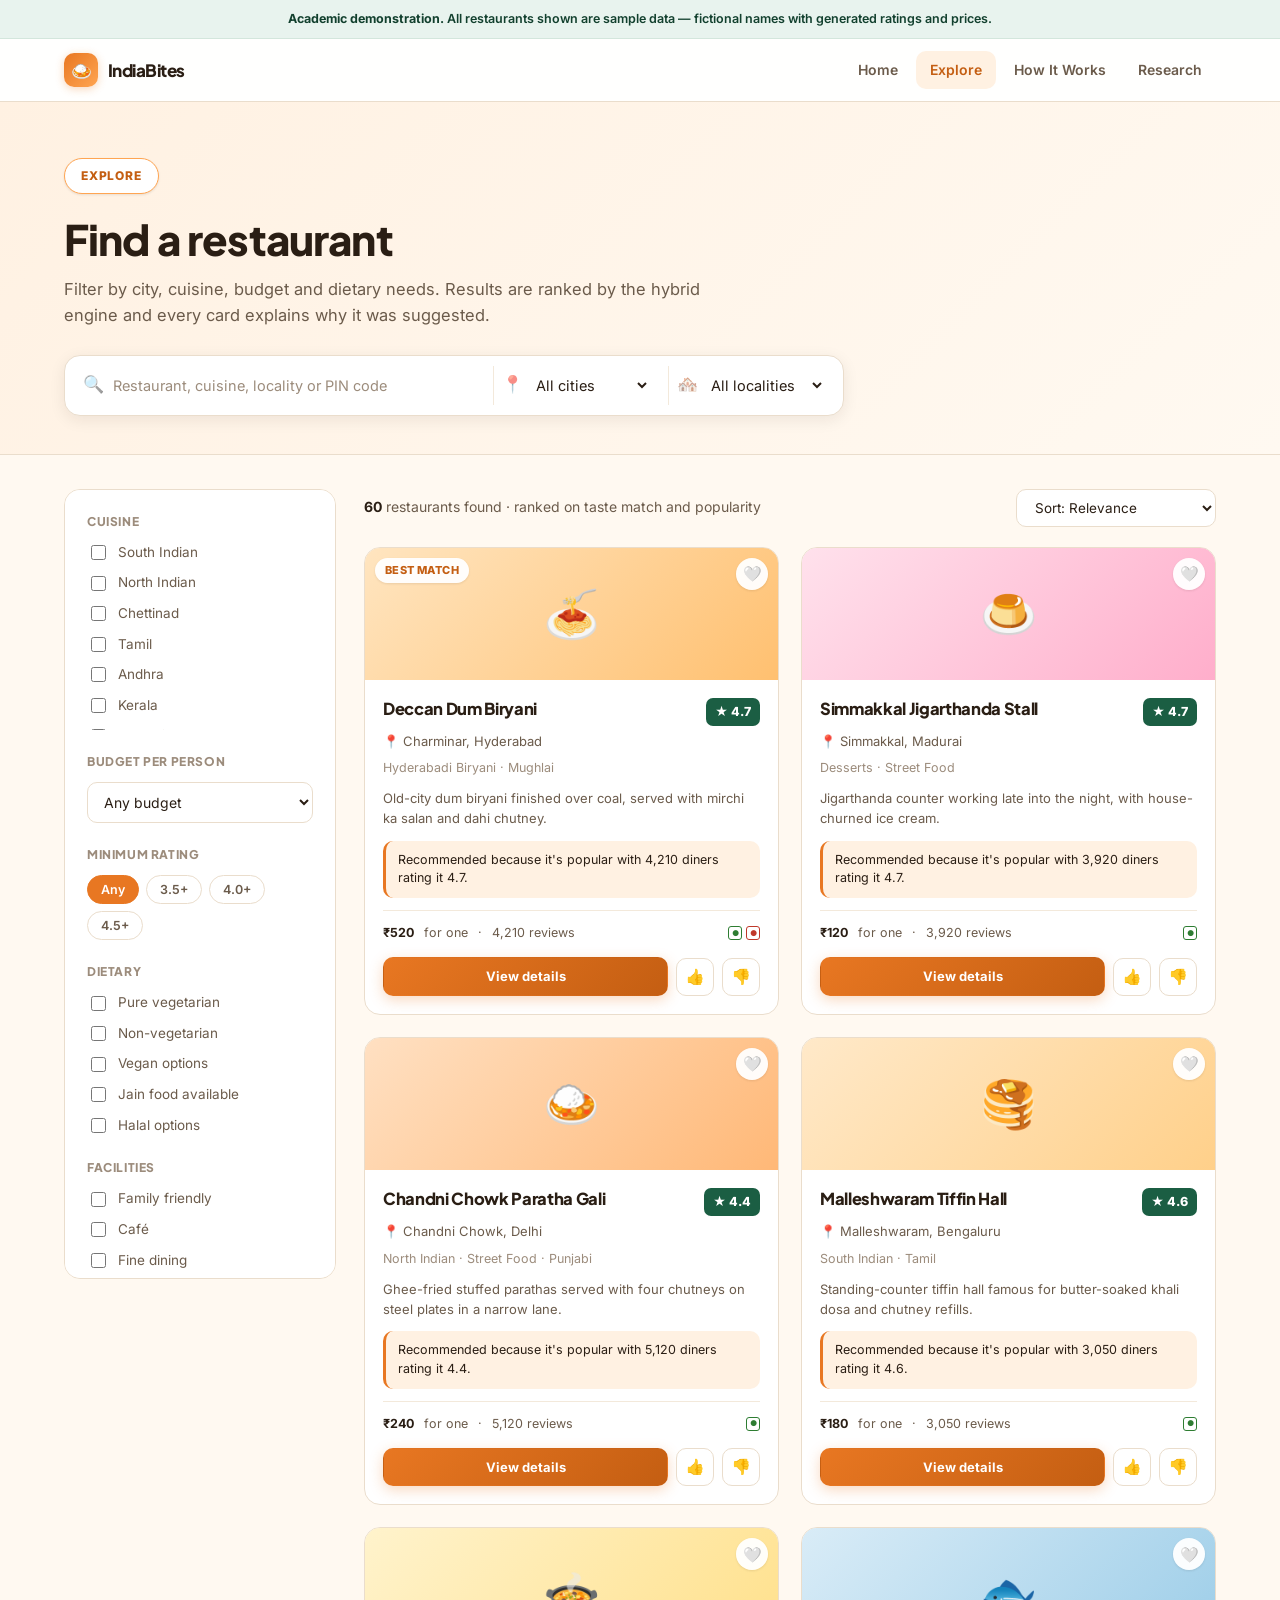
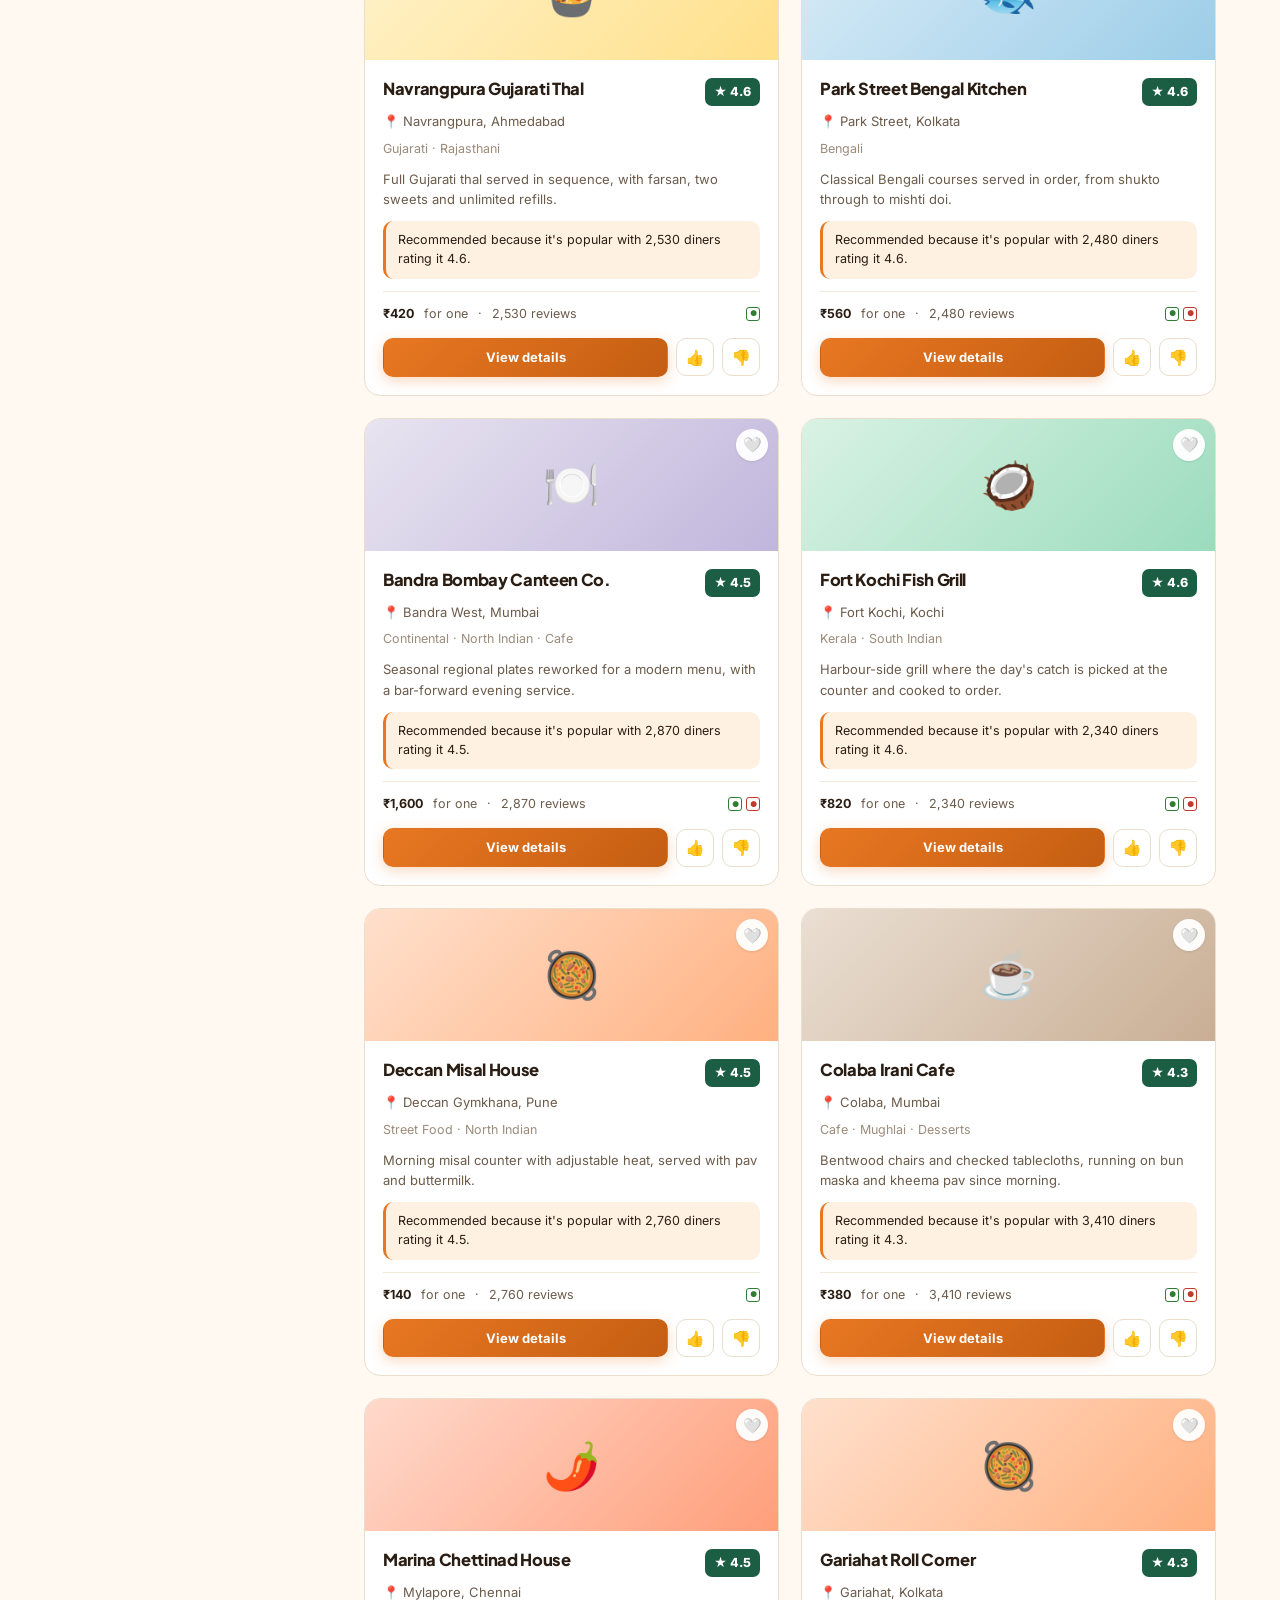
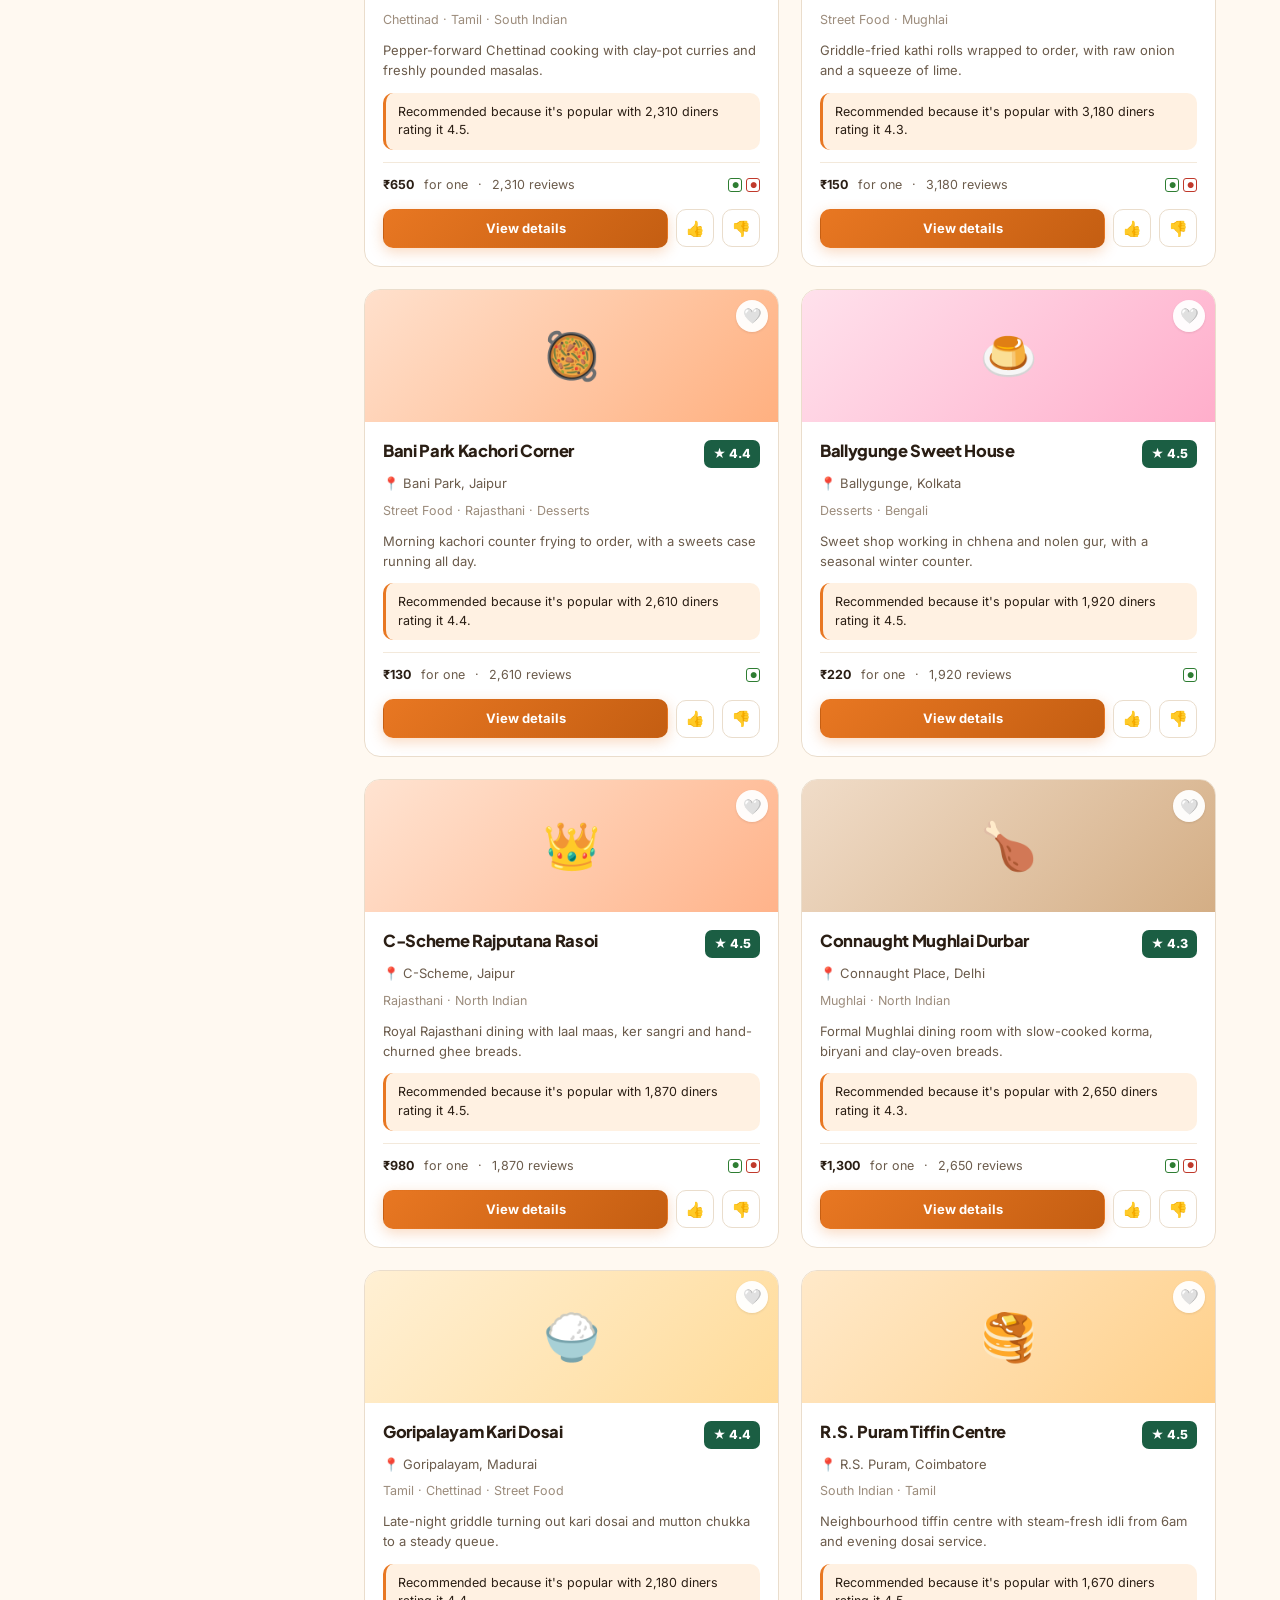
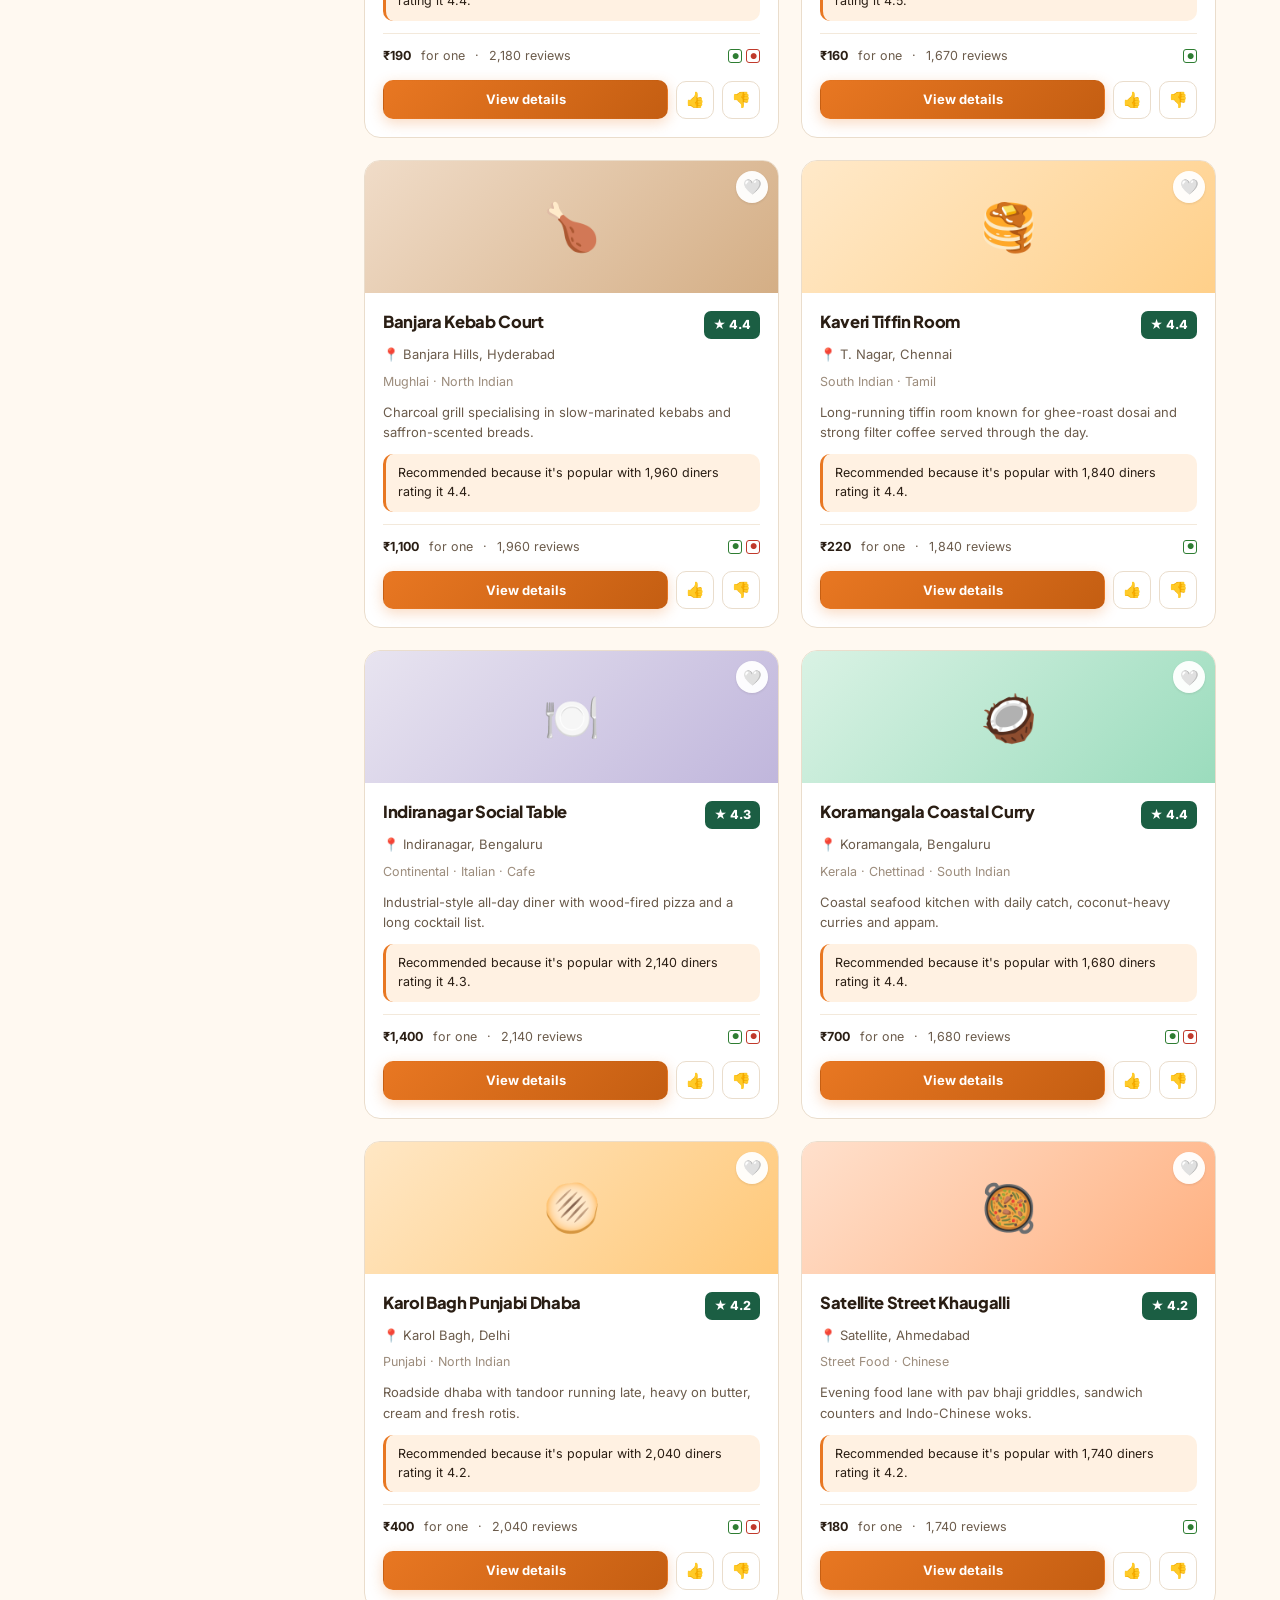
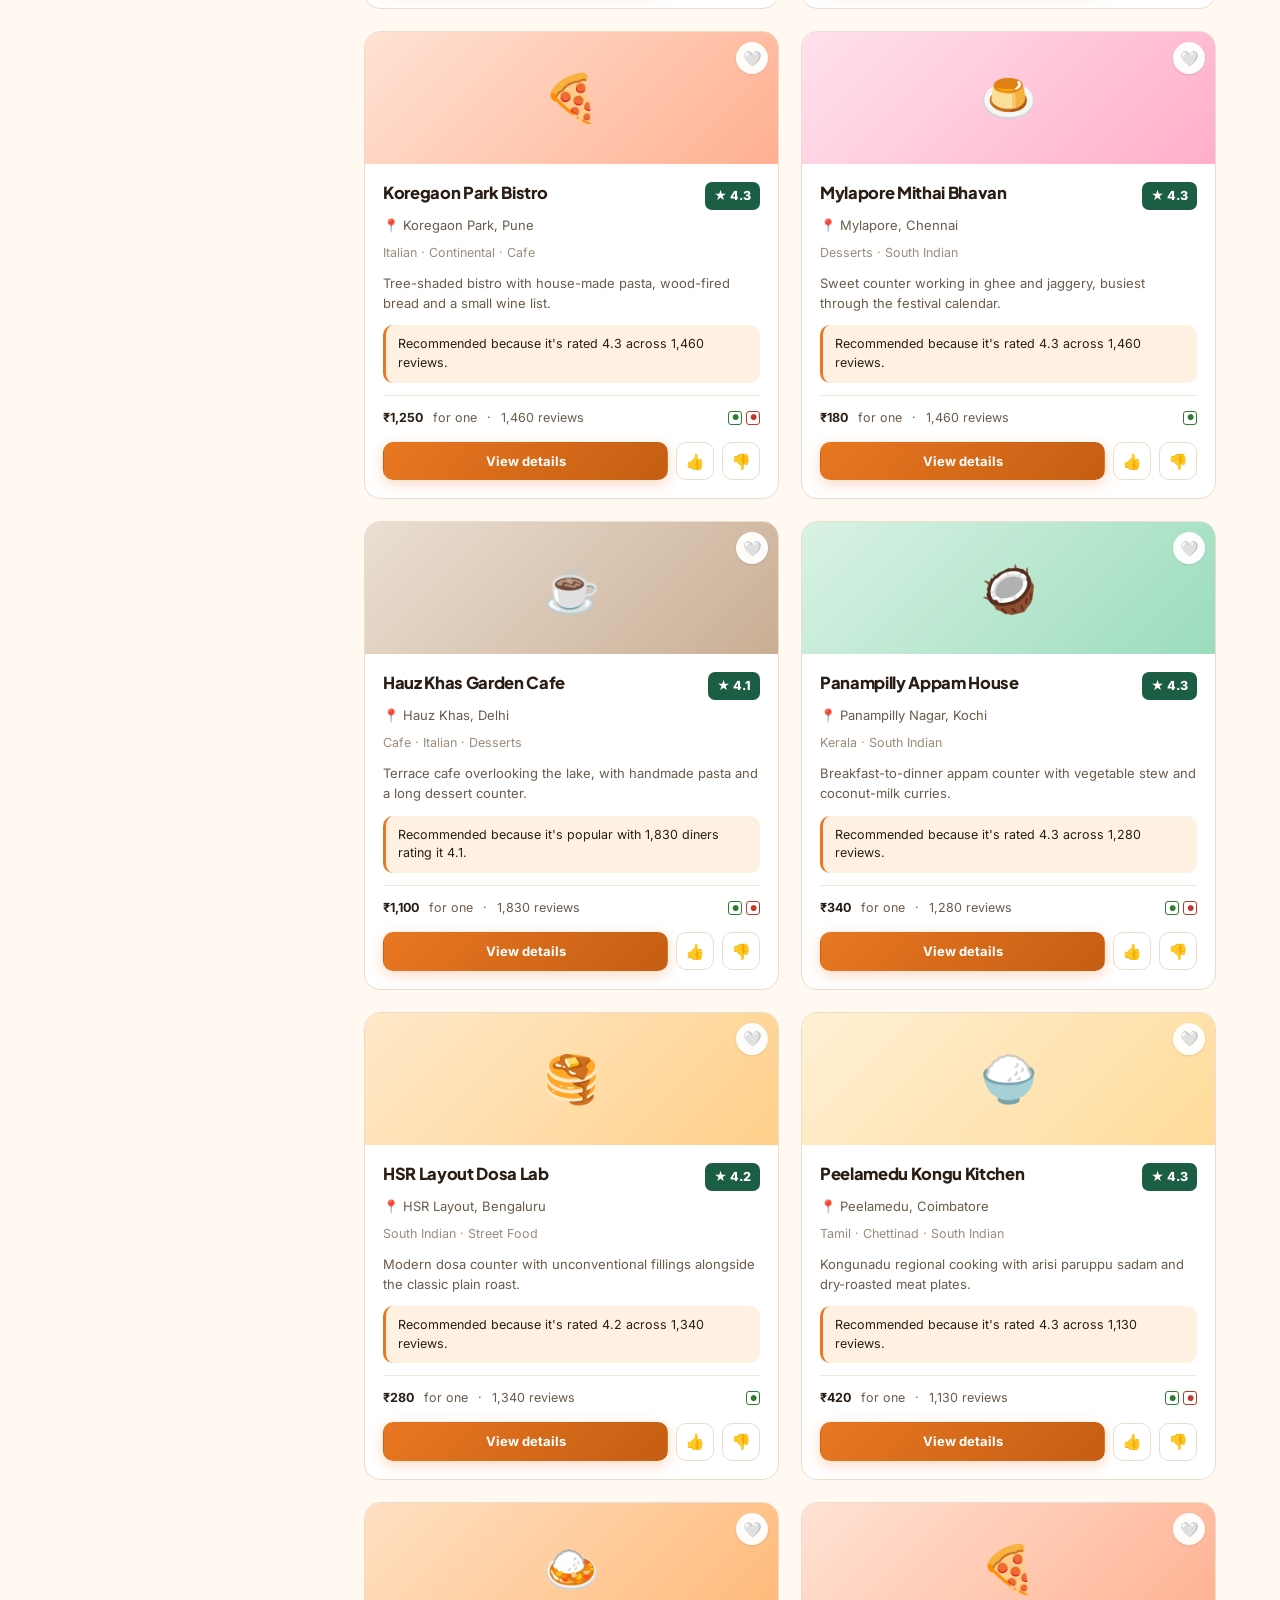
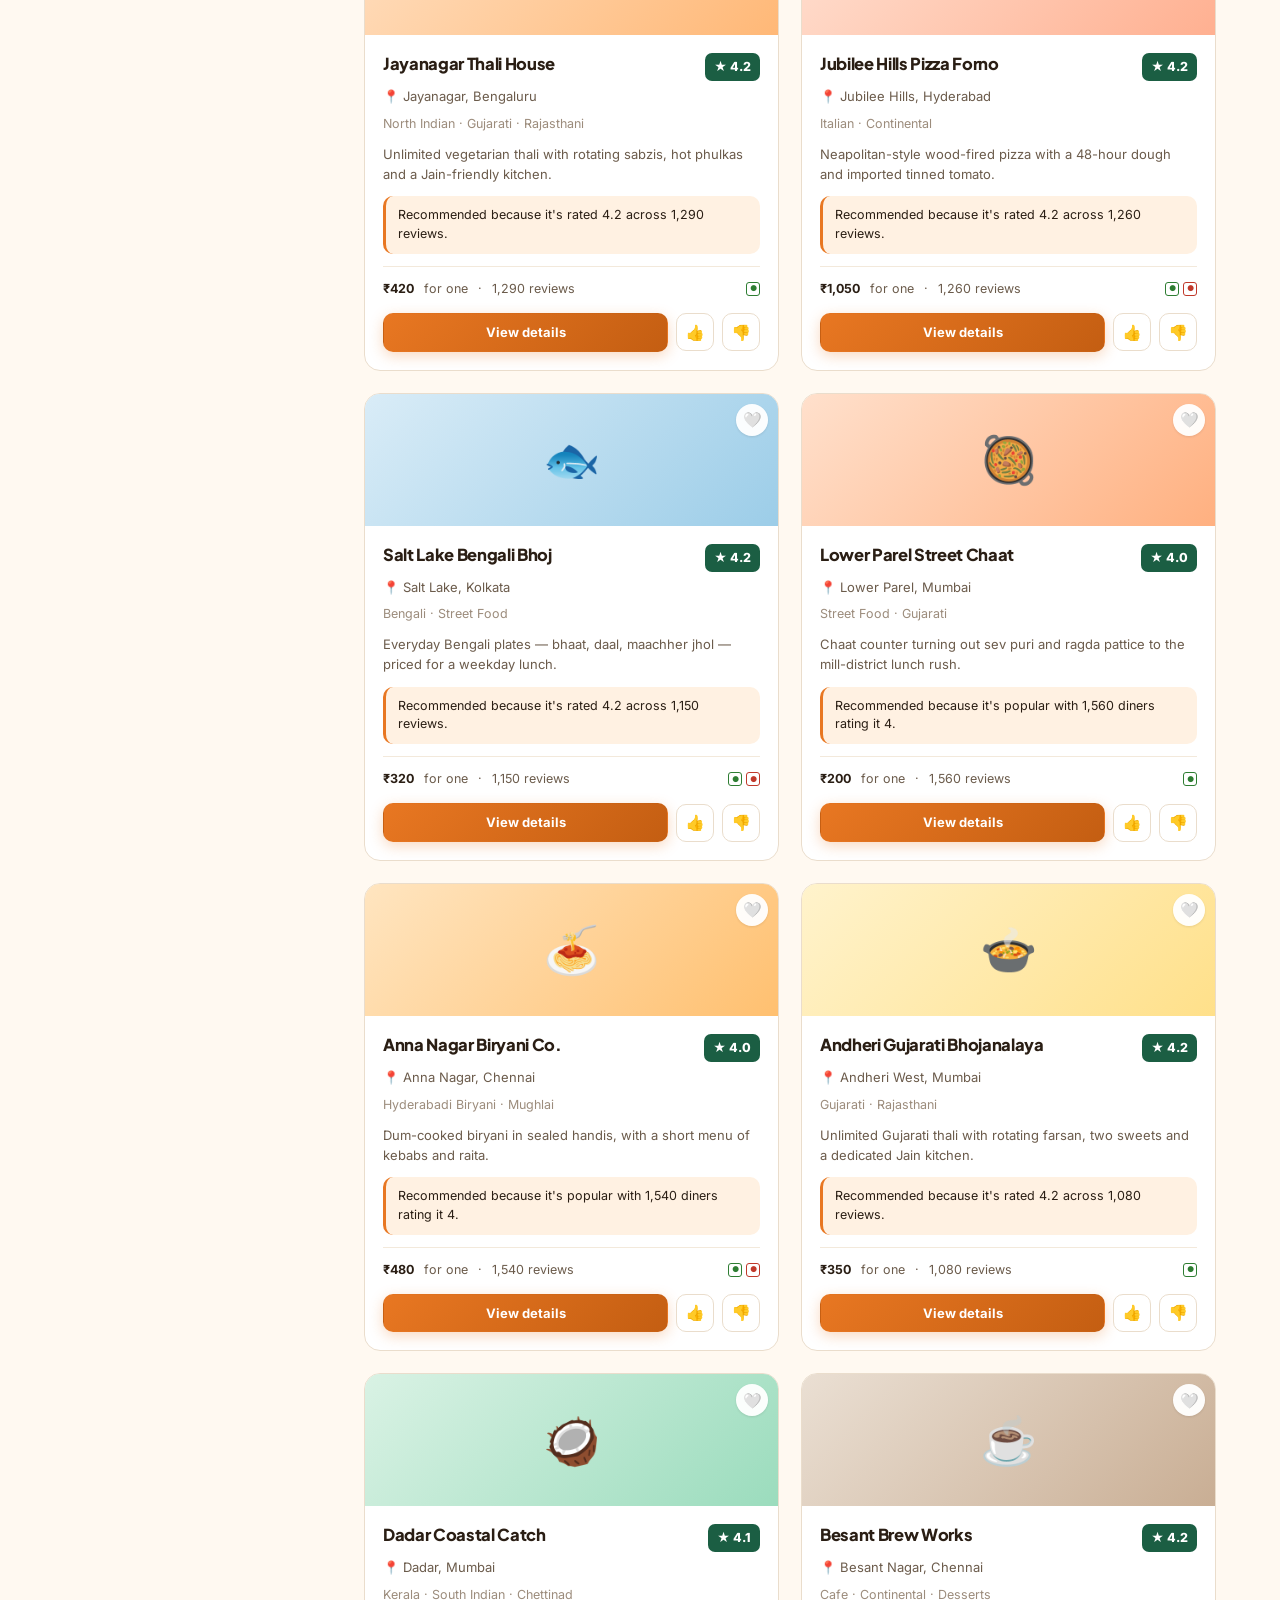
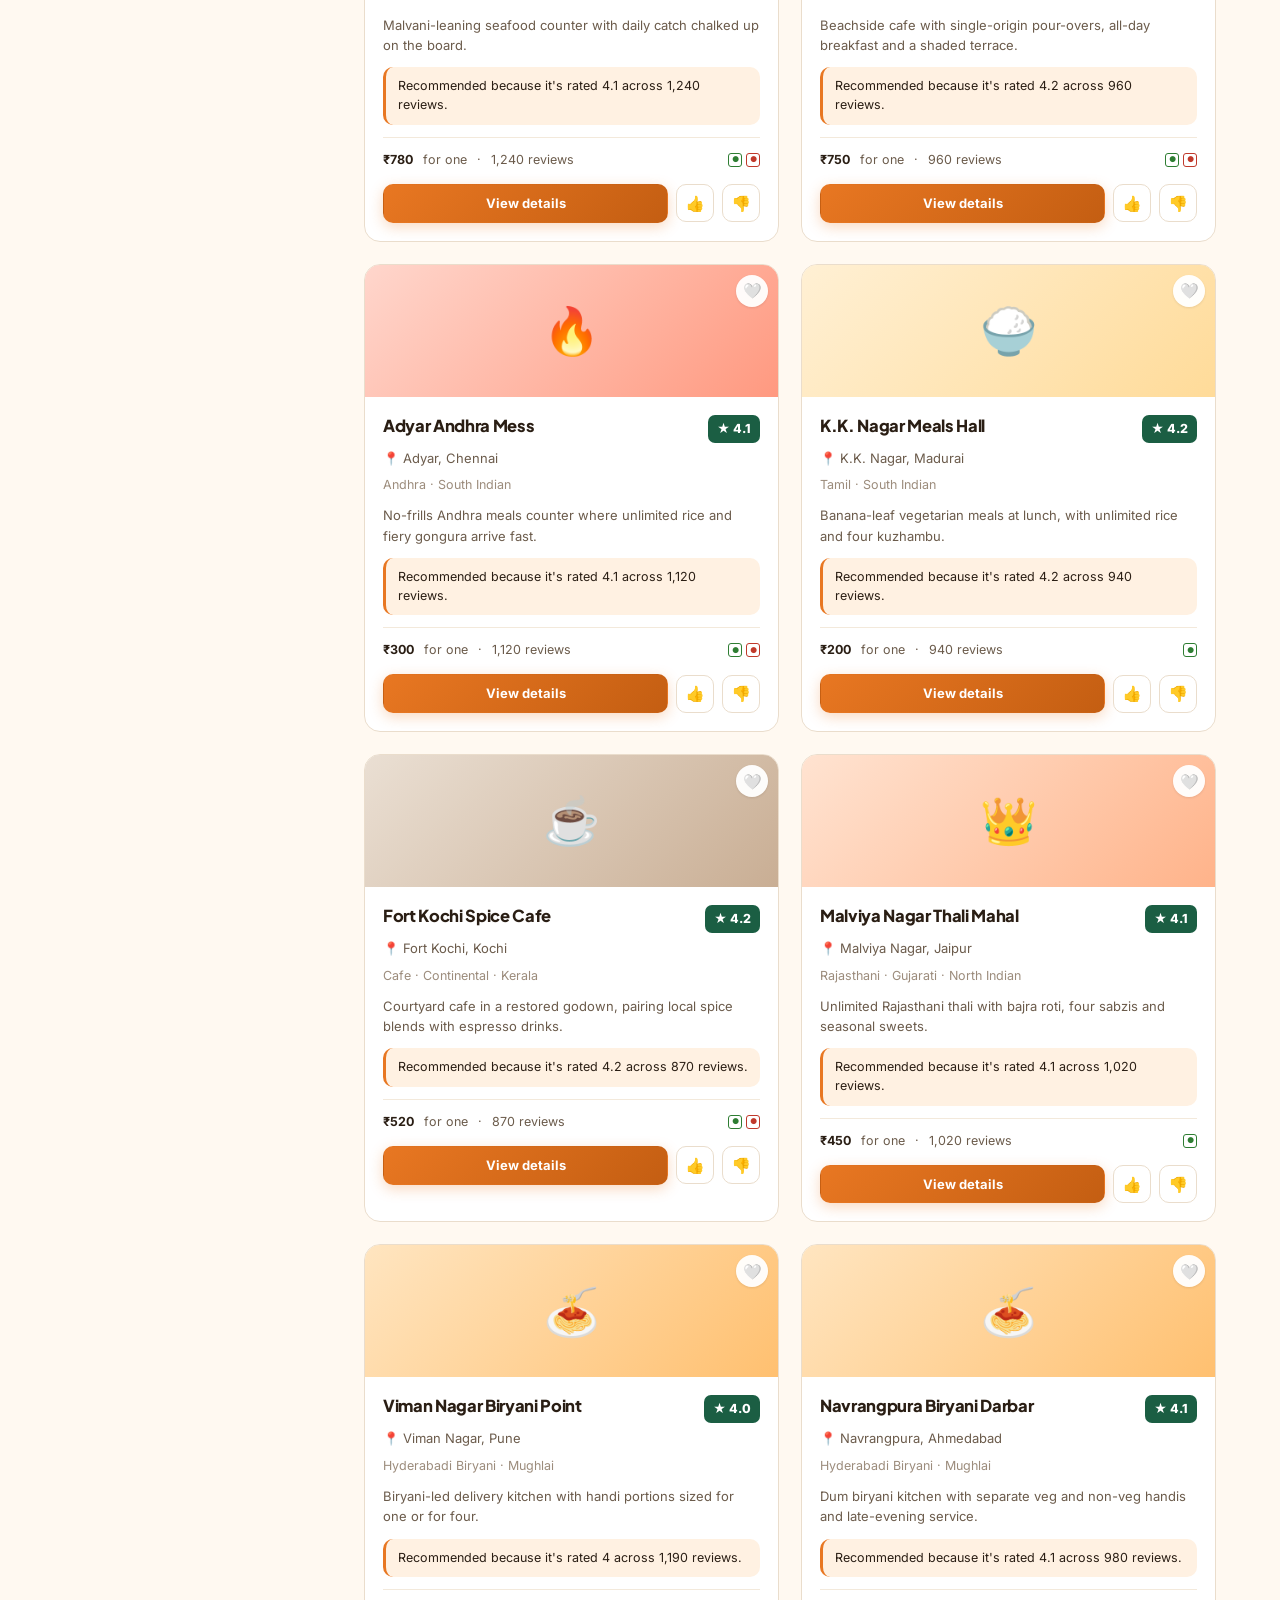
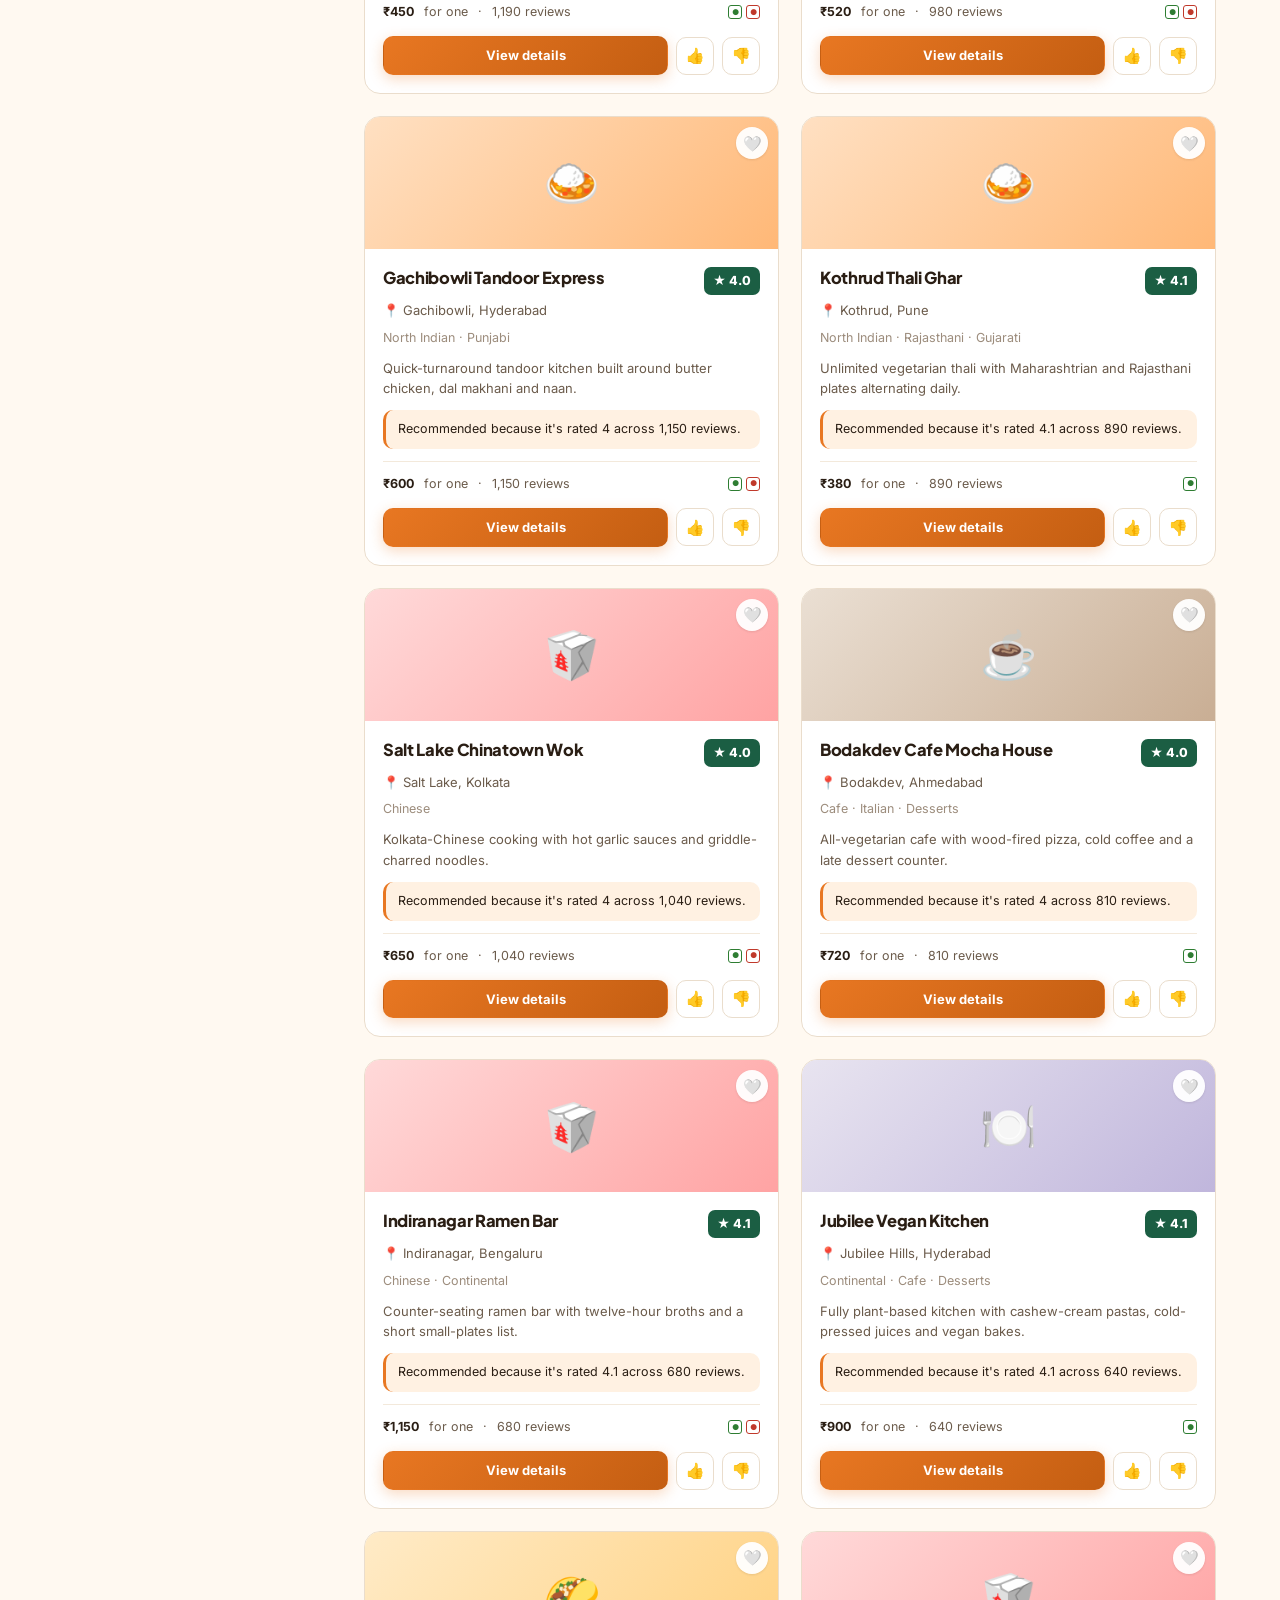
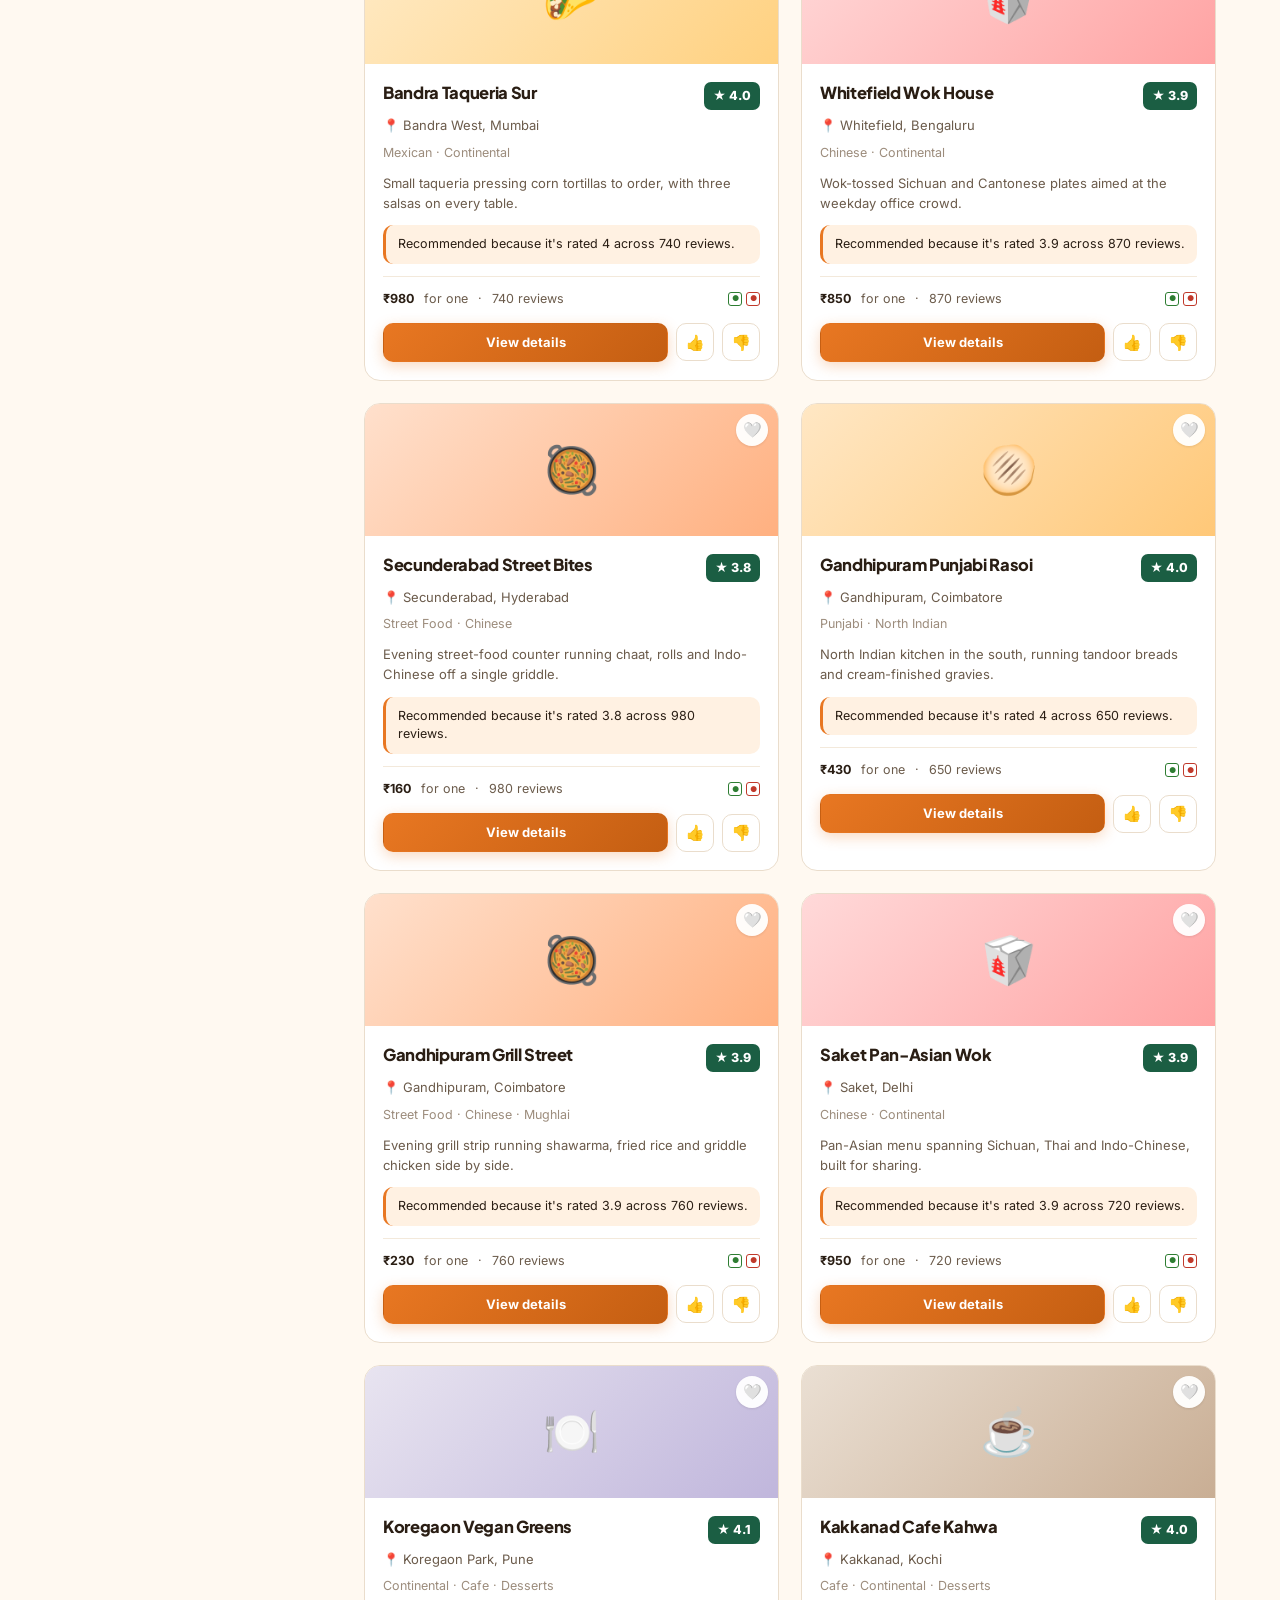
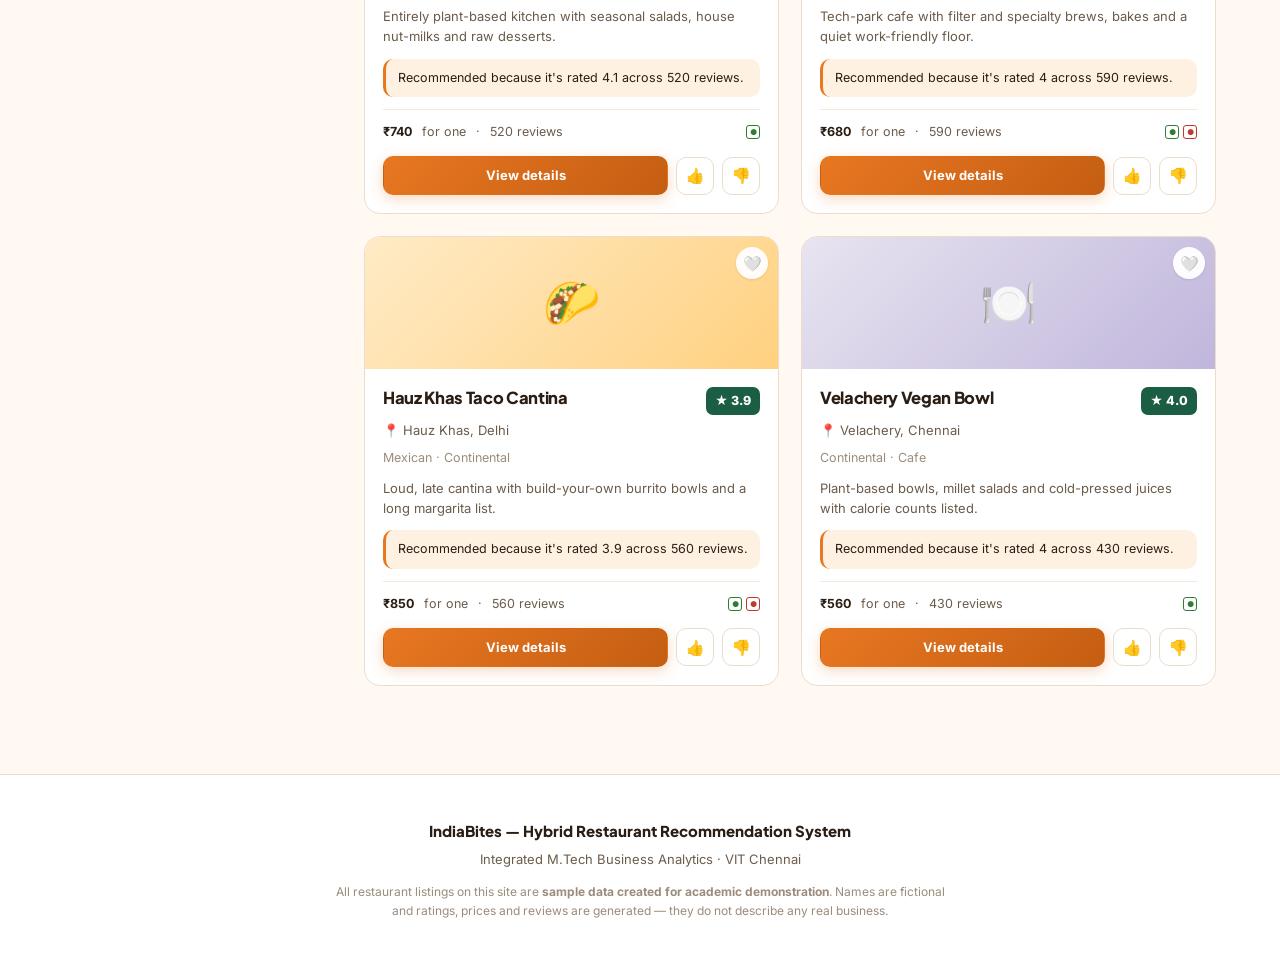
<file: explore.html>
<!DOCTYPE html>
<html lang="en">
<head>
<meta charset="UTF-8">
<meta name="viewport" content="width=device-width, initial-scale=1.0">
<title>Explore Restaurants — IndiaBites</title>
<link rel="stylesheet" href="styles.css">
</head>
<body>

<div class="sample-banner">
  <strong>Academic demonstration.</strong> All restaurants shown are sample data — fictional names with generated ratings and prices.
</div>

<header class="site-nav"></header>

<div class="page-head">
  <div class="wrap">
    <div class="eyebrow">Explore</div>
    <h1 id="page-title">Find a restaurant</h1>
    <p class="lead">Filter by city, cuisine, budget and dietary needs. Results are ranked by the hybrid engine and every card explains why it was suggested.</p>

    <form class="searchbar" id="explore-search" style="margin-top:26px;">
      <div class="sb-field">
        <span class="sb-icon">🔍</span>
        <input type="search" id="f-query" placeholder="Restaurant, cuisine, locality or PIN code">
      </div>
      <div class="sb-field" style="flex:0 0 165px;">
        <span class="sb-icon">📍</span>
        <select id="f-city"><option value="">All cities</option></select>
      </div>
      <div class="sb-field" style="flex:0 0 165px;">
        <span class="sb-icon">🏘️</span>
        <select id="f-locality"><option value="">All localities</option></select>
      </div>
    </form>
  </div>
</div>

<section style="padding-top:34px;">
  <div class="wrap">
    <div class="explore-layout">

      <aside class="filter-panel">
        <div class="filter-group">
          <h4>Cuisine</h4>
          <div class="check-list" id="f-cuisines"></div>
        </div>

        <div class="filter-group">
          <h4>Budget per person</h4>
          <select id="f-budget"><option value="">Any budget</option></select>
        </div>

        <div class="filter-group">
          <h4>Minimum rating</h4>
          <div class="pill-row" id="f-rating">
            <button type="button" class="pill on" data-rating="0">Any</button>
            <button type="button" class="pill" data-rating="3.5">3.5+</button>
            <button type="button" class="pill" data-rating="4">4.0+</button>
            <button type="button" class="pill" data-rating="4.5">4.5+</button>
          </div>
        </div>

        <div class="filter-group">
          <h4>Dietary</h4>
          <div class="check-list">
            <label class="check"><input type="checkbox" data-diet="pure-veg"> Pure vegetarian</label>
            <label class="check"><input type="checkbox" data-diet="nonveg"> Non-vegetarian</label>
            <label class="check"><input type="checkbox" data-diet="vegan"> Vegan options</label>
            <label class="check"><input type="checkbox" data-diet="jain"> Jain food available</label>
            <label class="check"><input type="checkbox" data-diet="halal"> Halal options</label>
          </div>
        </div>

        <div class="filter-group">
          <h4>Facilities</h4>
          <div class="check-list">
            <label class="check"><input type="checkbox" data-fac="family"> Family friendly</label>
            <label class="check"><input type="checkbox" data-fac="cafe"> Café</label>
            <label class="check"><input type="checkbox" data-fac="fine-dining"> Fine dining</label>
            <label class="check"><input type="checkbox" data-fac="outdoor"> Outdoor seating</label>
            <label class="check"><input type="checkbox" data-fac="delivery"> Delivery</label>
            <label class="check"><input type="checkbox" data-fac="takeaway"> Takeaway</label>
            <label class="check"><input type="checkbox" data-fac="dine-in"> Dine-in</label>
          </div>
        </div>

        <button class="btn btn-ghost btn-sm" id="clear-filters" style="width:100%;">Clear all filters</button>
      </aside>

      <main>
        <div class="results-bar">
          <div class="results-count" id="results-count">Loading…</div>
          <select class="sort-select" id="f-sort">
            <option value="relevance">Sort: Relevance</option>
            <option value="rating">Sort: Rating</option>
            <option value="popularity">Sort: Popularity</option>
            <option value="price-low">Sort: Price (low to high)</option>
            <option value="price-high">Sort: Price (high to low)</option>
          </select>
        </div>
        <div id="results"></div>
      </main>

    </div>
  </div>
</section>

<footer></footer>

<script src="data/restaurants.js"></script>
<script src="js/recommender.js"></script>
<script src="js/app.js"></script>
<script src="js/explore.js"></script>
</body>
</html>
</file>
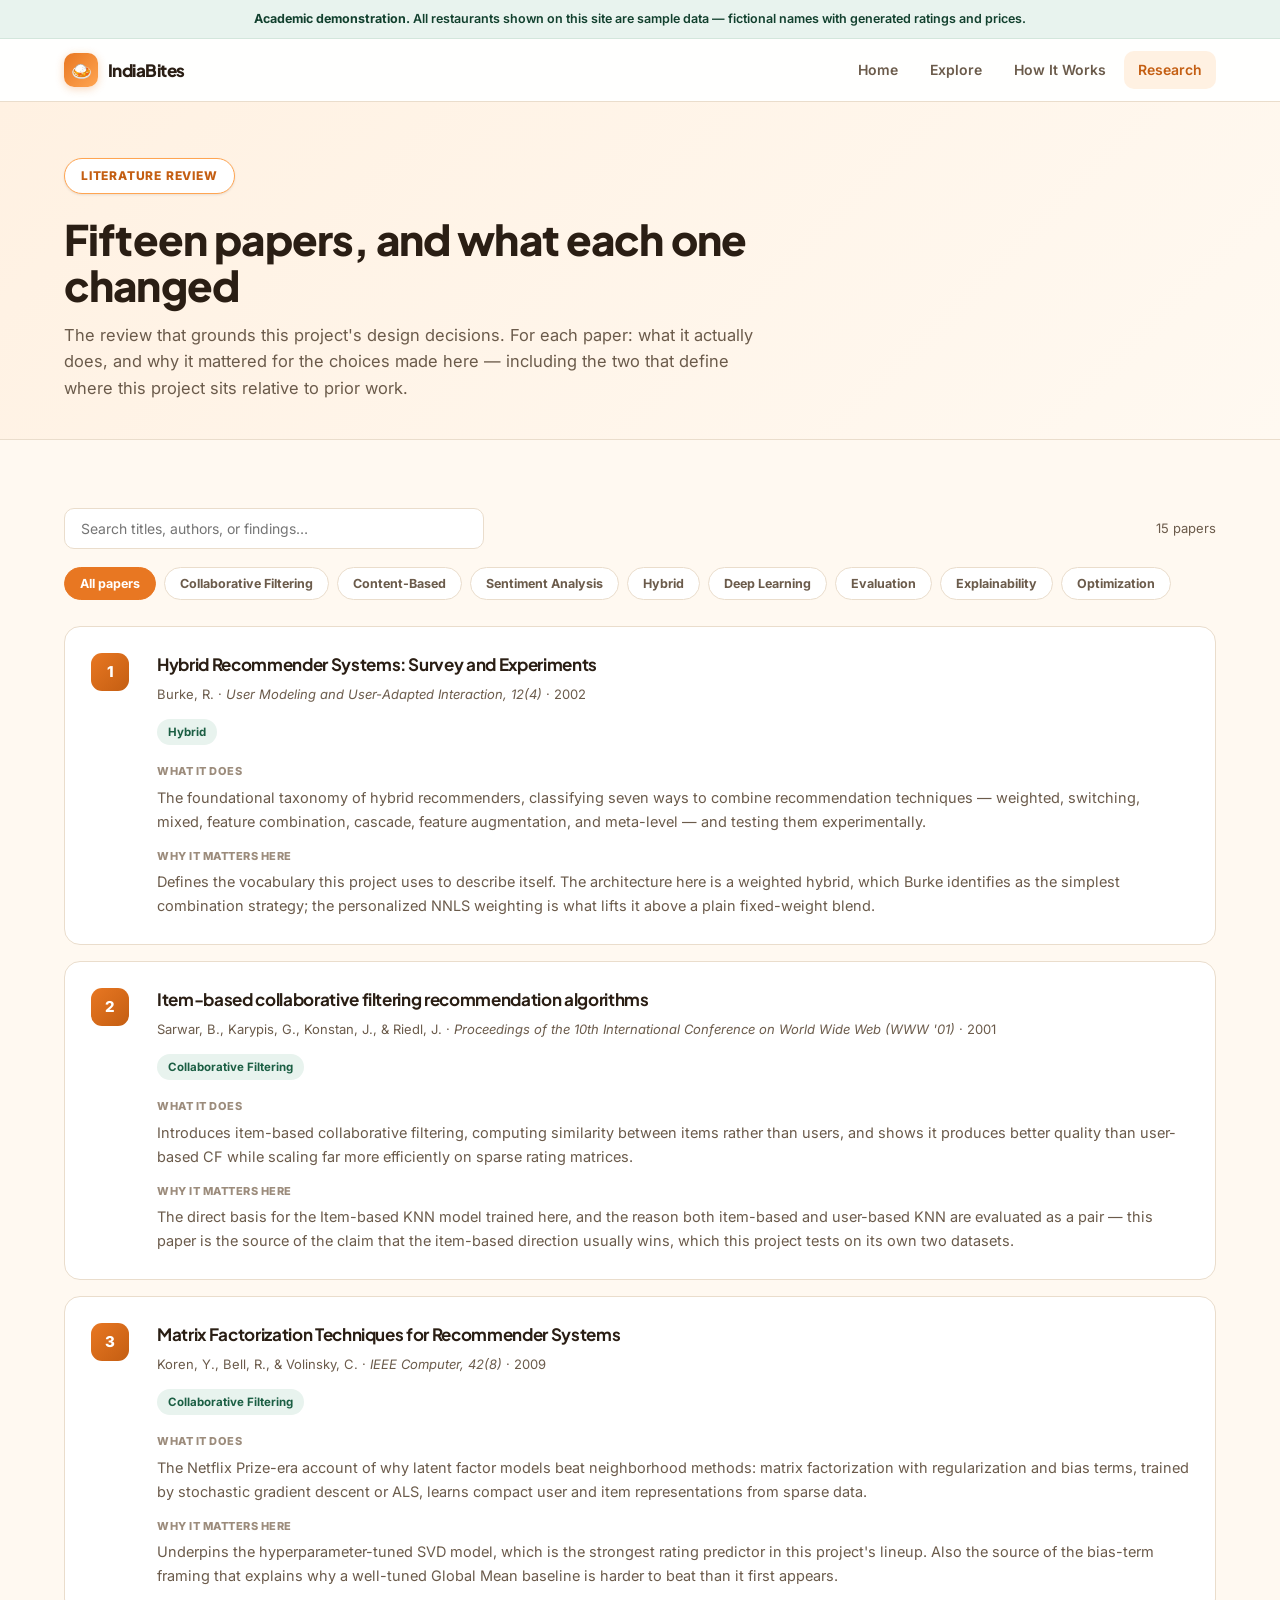
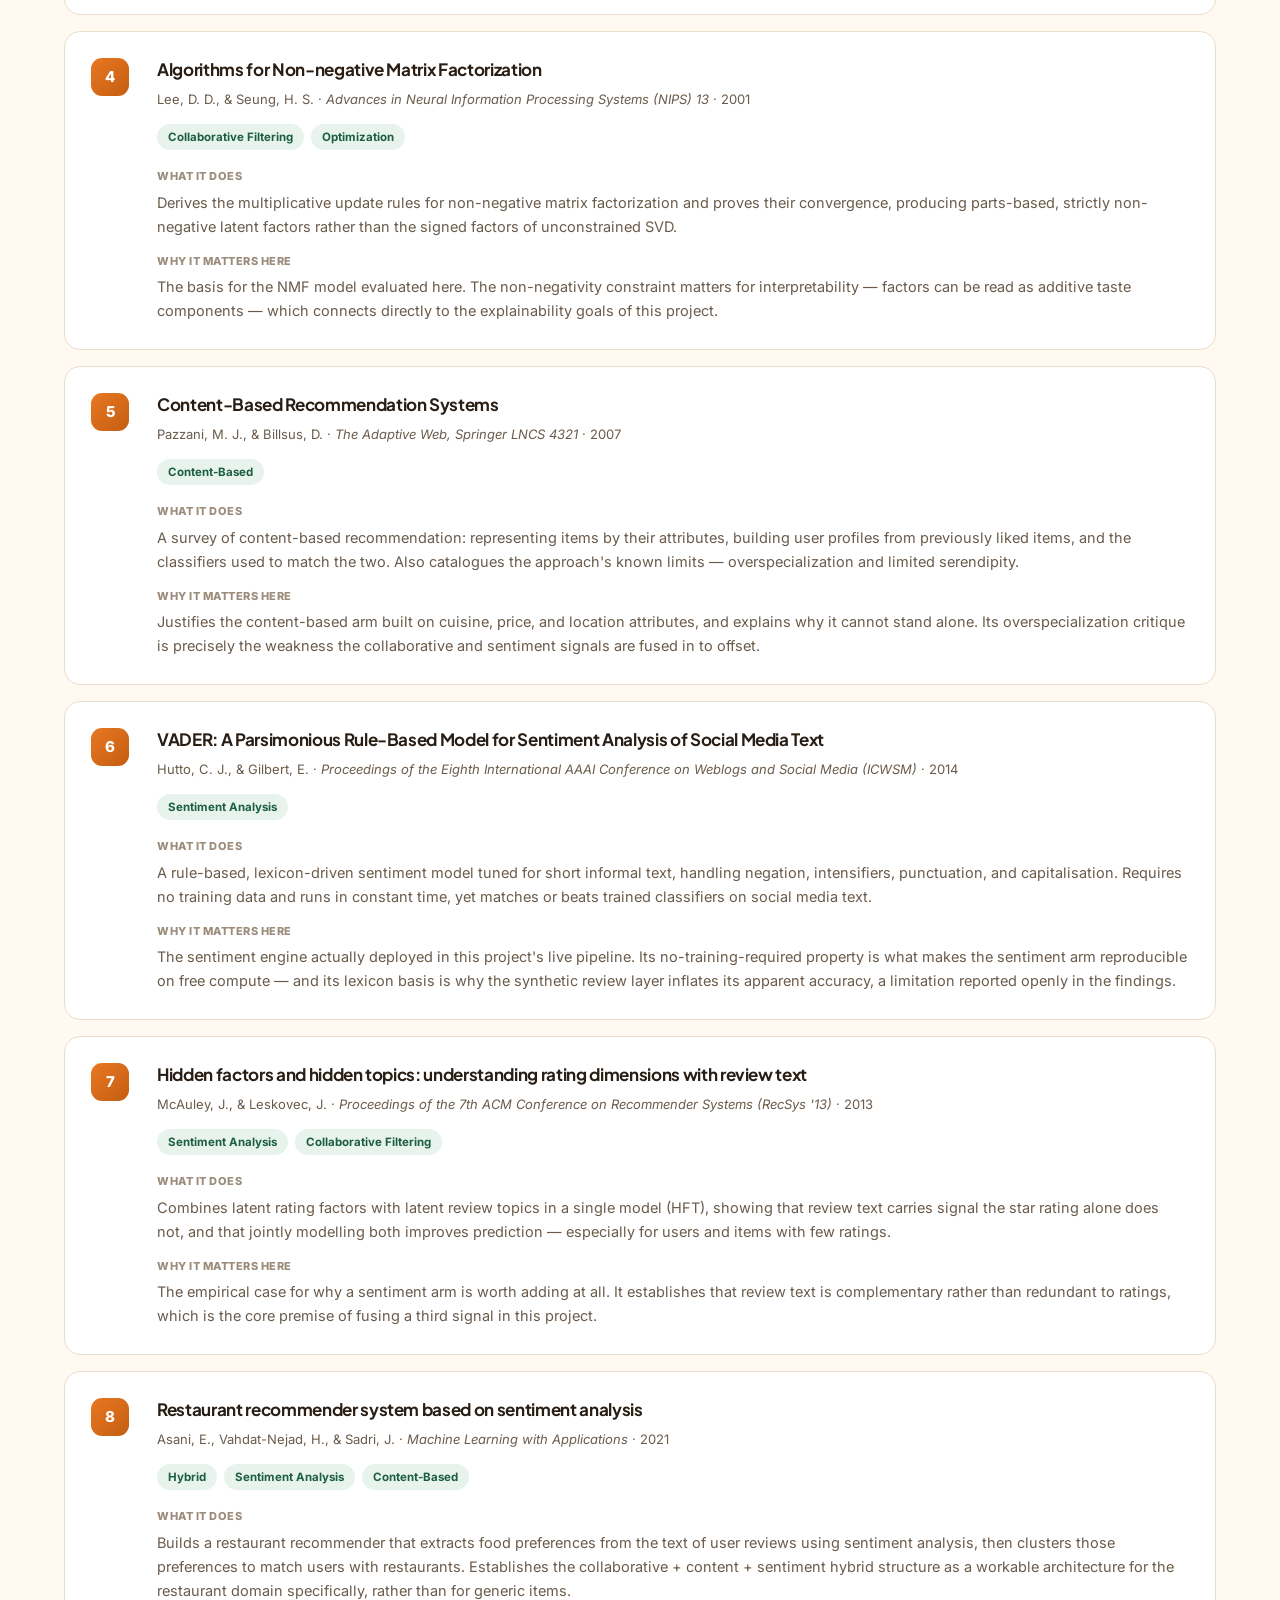
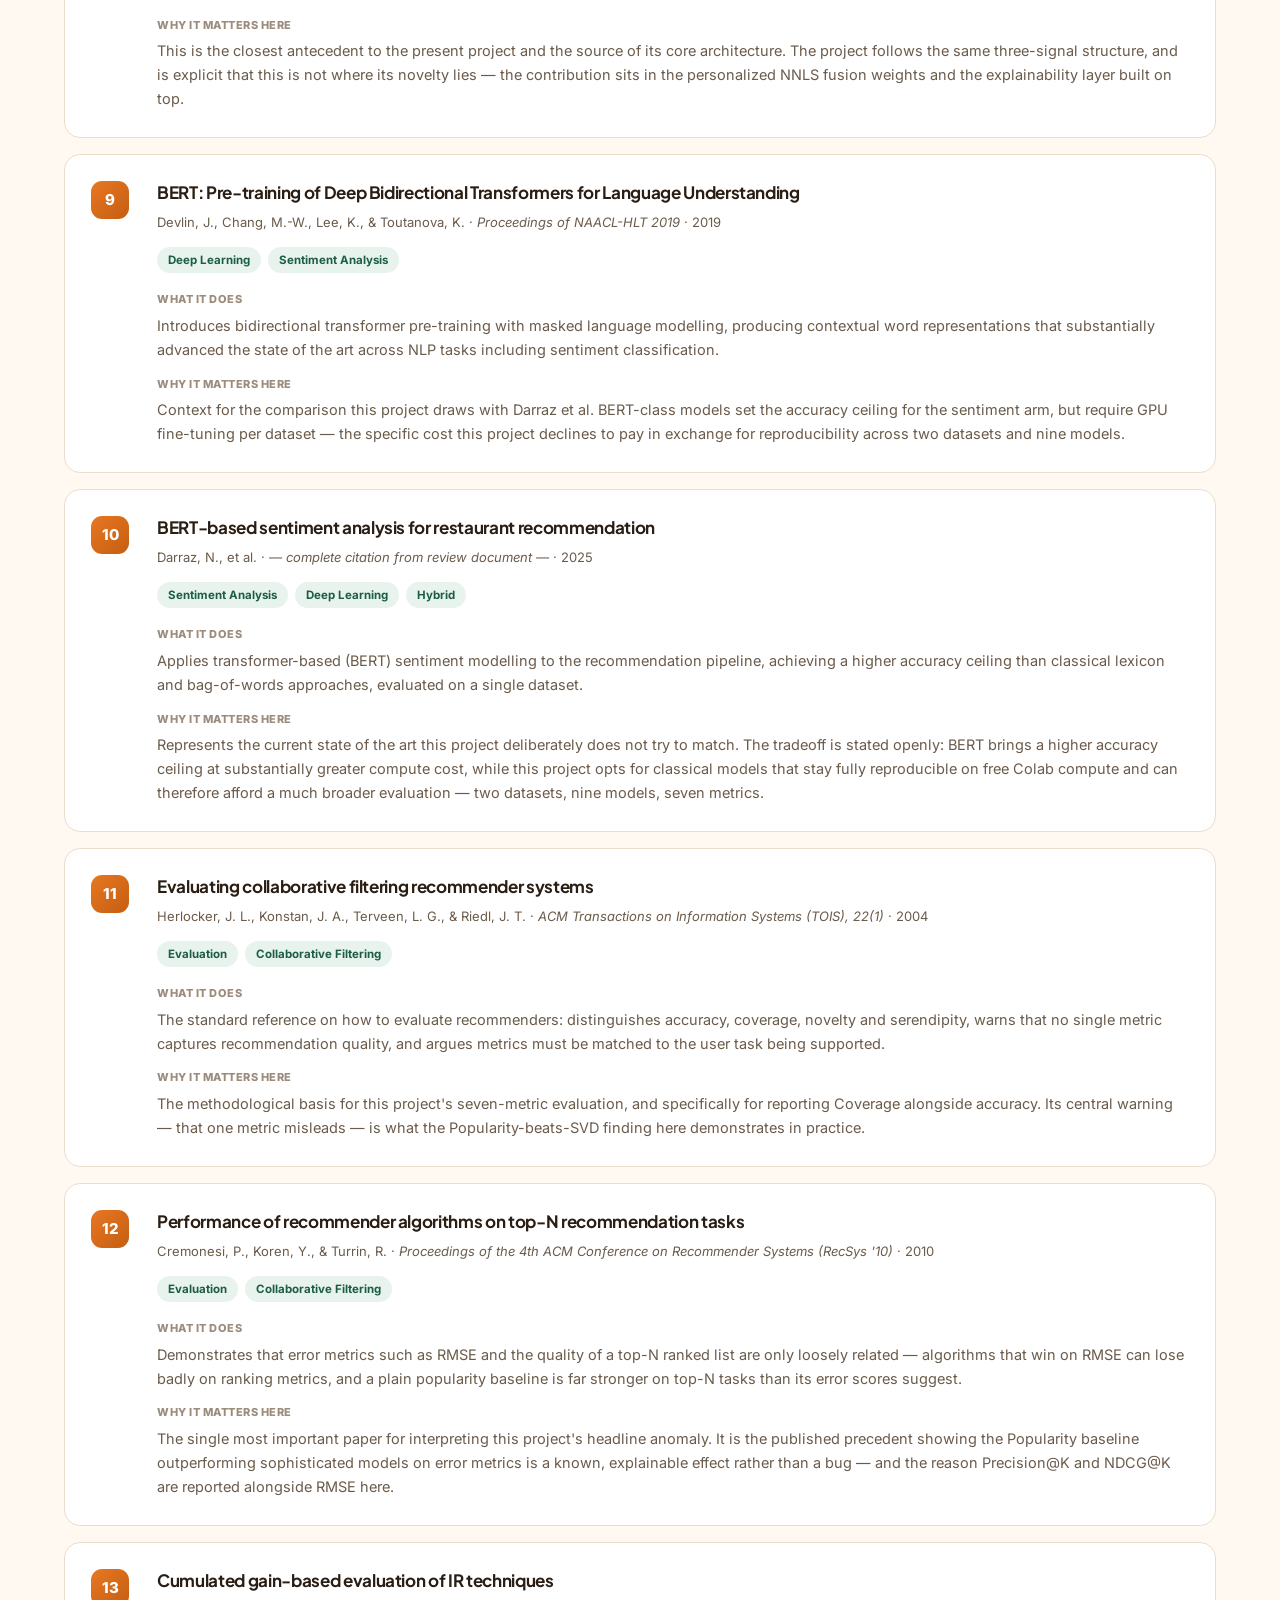
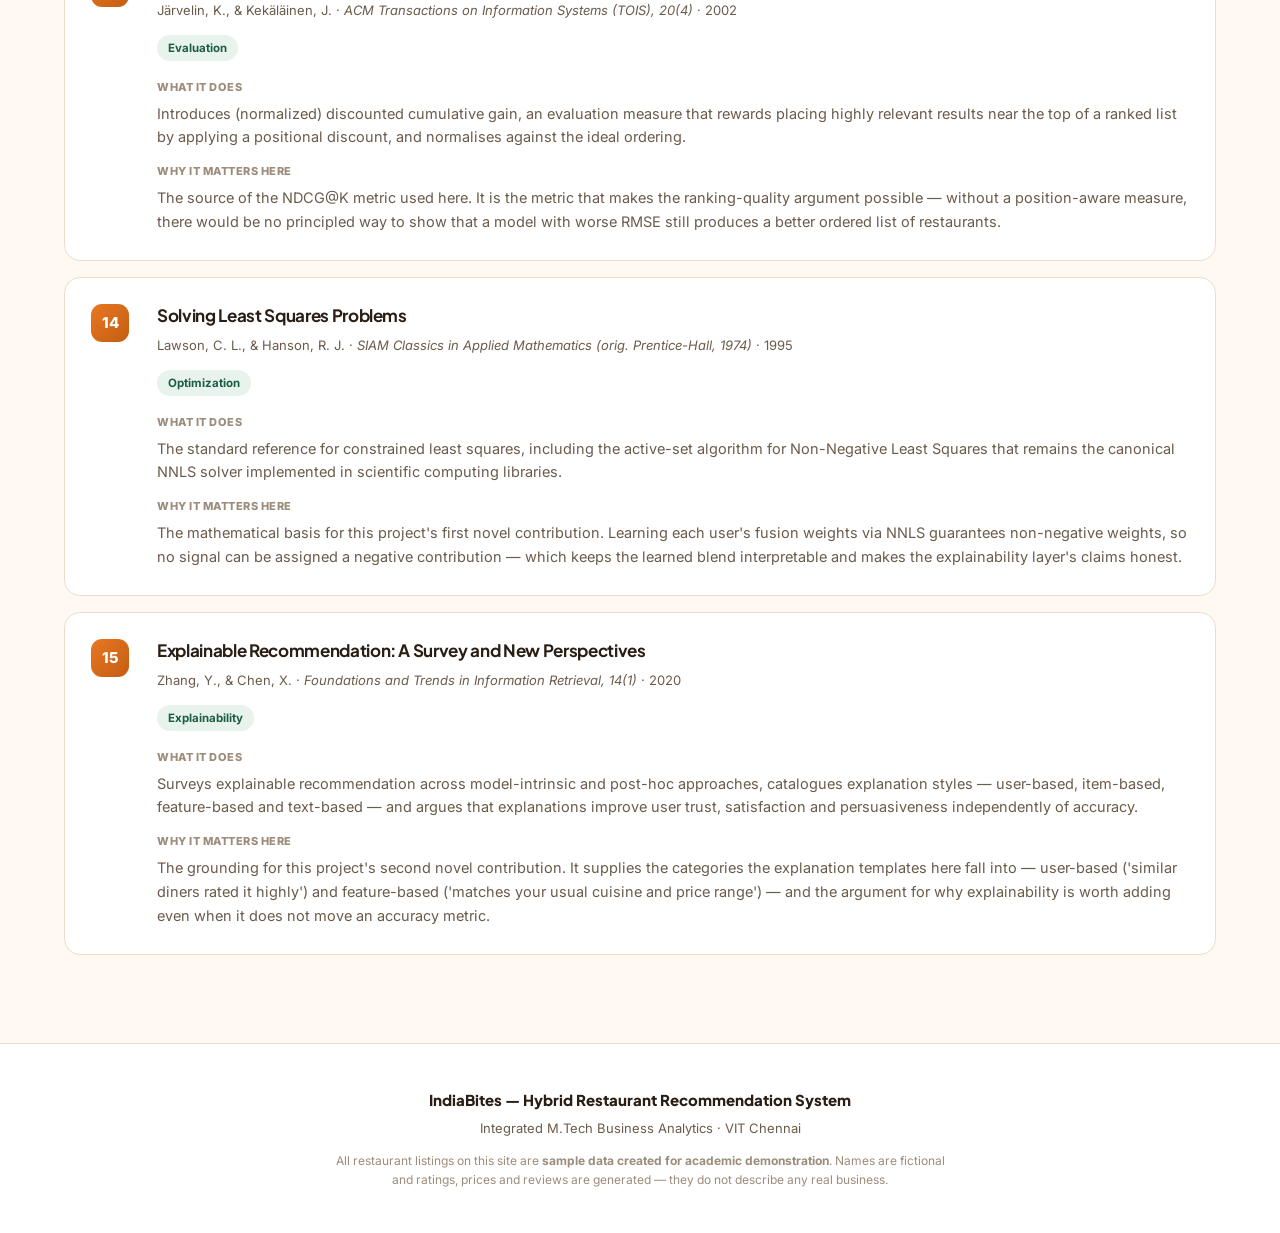
<file: papers.html>
<!DOCTYPE html>
<html lang="en">
<head>
<meta charset="UTF-8">
<meta name="viewport" content="width=device-width, initial-scale=1.0">
<title>Research &middot; IndiaBites</title>
<link rel="stylesheet" href="styles.css">
</head>
<body>

<div class="sample-banner">
  <strong>Academic demonstration.</strong> All restaurants shown on this site are sample data — fictional names with generated ratings and prices.
</div>

<header class="site-nav">
  <div class="nav-inner">
    <a href="index.html" class="brand"><span class="brand-mark">🍛</span> <span>IndiaBites</span></a>
    <nav class="nav-links">
      <a href="index.html">Home</a>
      <a href="explore.html">Explore</a>
      <a href="about.html">How It Works</a>
      <a href="papers.html" class="active">Research</a>
    </nav>
  </div>
</header>

<div class="page-head">
  <div class="wrap">
    <div class="eyebrow">Literature review</div>
    <h1>Fifteen papers, and what each one changed</h1>
    <p class="lead">The review that grounds this project's design decisions. For each paper: what it actually does, and why it mattered for the choices made here &mdash; including the two that define where this project sits relative to prior work.</p>
  </div>
</div>

<section>
  <div class="wrap">
    <div class="papers-toolbar">
      <input type="search" id="paper-search" placeholder="Search titles, authors, or findings…" aria-label="Search papers">
      <div id="papers-count" class="papers-count"></div>
    </div>
    <div id="theme-filters" class="filter-bar"></div>
    <div id="papers-list" class="papers-list"></div>
  </div>
</section>

<footer>
  <div class="wrap">
    <div class="foot-brand">IndiaBites &mdash; Hybrid Restaurant Recommendation System</div>
    <div>Integrated M.Tech Business Analytics &middot; VIT Chennai</div>
    <div class="foot-note">
      All restaurant listings on this site are <strong>sample data created for academic
      demonstration</strong>. Names are fictional and ratings, prices and reviews are
      generated &mdash; they do not describe any real business.
    </div>
  </div>
</footer>

<script src="papers-data.js"></script>
<script src="papers.js"></script>
</body>
</html>
</file>
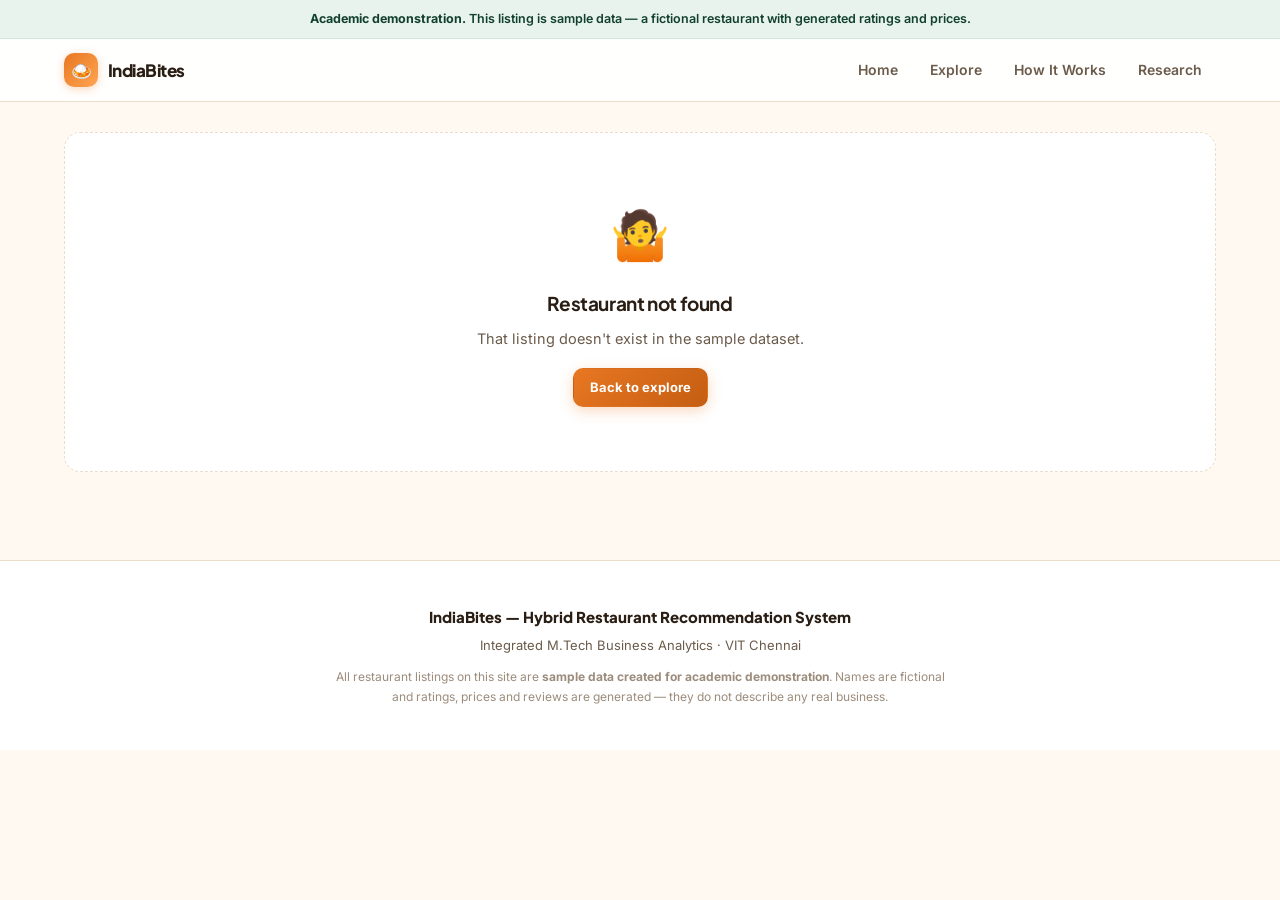
<file: restaurant.html>
<!DOCTYPE html>
<html lang="en">
<head>
<meta charset="UTF-8">
<meta name="viewport" content="width=device-width, initial-scale=1.0">
<title>Restaurant — IndiaBites</title>
<link rel="stylesheet" href="styles.css">
</head>
<body>

<div class="sample-banner">
  <strong>Academic demonstration.</strong> This listing is sample data — a fictional restaurant with generated ratings and prices.
</div>

<header class="site-nav"></header>

<section style="padding-top:30px;">
  <div class="wrap" id="detail-root"></div>
</section>

<footer></footer>

<script src="data/restaurants.js"></script>
<script src="js/recommender.js"></script>
<script src="js/app.js"></script>
<script src="js/restaurant.js"></script>
</body>
</html>
</file>
<file: styles.css>
/* ═════════════════════════════════════════════════════════════════════════
   INDIABITES — Hybrid Restaurant Recommendation System
   Palette: saffron orange · cream · dark green · white
   ═════════════════════════════════════════════════════════════════════════ */

@import url('https://fonts.googleapis.com/css2?family=Plus+Jakarta+Sans:wght@400;500;600;700;800&family=Inter:wght@400;500;600;700&display=swap');

:root{
  --saffron:#E87722;
  --saffron-dark:#C45E12;
  --saffron-light:#FFA552;
  --saffron-wash:#FFF1E2;

  --green:#1B5E43;
  --green-dark:#12402E;
  --green-wash:#E8F3EE;

  --cream:#FFF9F1;
  --cream-deep:#FBEFE0;
  --white:#FFFFFF;

  --ink:#2A1E14;
  --ink-soft:#6B5B4B;
  --ink-faint:#9C8C7C;
  --line:#EADDCC;
  --line-soft:#F3E9DB;

  --gold:#D4A017;
  --red:#C0392B;

  --radius:16px;
  --radius-sm:10px;
  --maxw:1200px;
  --shadow-sm:0 1px 3px rgba(42,30,20,.06), 0 1px 2px rgba(42,30,20,.04);
  --shadow:0 4px 16px rgba(42,30,20,.08);
  --shadow-lg:0 12px 32px rgba(42,30,20,.12);

  --font:'Inter',-apple-system,BlinkMacSystemFont,'Segoe UI',Helvetica,Arial,sans-serif;
  --font-head:'Plus Jakarta Sans','Inter',-apple-system,'Segoe UI',sans-serif;
}

*{box-sizing:border-box;}
html{scroll-behavior:smooth;}
body{
  margin:0;
  font-family:var(--font);
  background:var(--cream);
  color:var(--ink);
  line-height:1.6;
  -webkit-font-smoothing:antialiased;
}
h1,h2,h3,h4{font-family:var(--font-head);letter-spacing:-0.02em;}
a{color:inherit;}
img{max-width:100%;display:block;}
button{font-family:var(--font);}

.wrap{max-width:var(--maxw);margin:0 auto;padding:0 24px;}

/* ── NAV ───────────────────────────────────────────────────────────────── */
header.site-nav{
  position:sticky;top:0;z-index:60;
  background:rgba(255,255,255,.92);
  backdrop-filter:blur(12px);
  border-bottom:1px solid var(--line);
}
.nav-inner{
  max-width:var(--maxw);margin:0 auto;padding:12px 24px;
  display:flex;align-items:center;justify-content:space-between;gap:16px;
}
.brand{
  display:flex;align-items:center;gap:10px;
  font-family:var(--font-head);font-weight:800;font-size:17px;
  text-decoration:none;color:var(--ink);letter-spacing:-0.03em;
}
.brand-mark{
  width:34px;height:34px;border-radius:10px;
  background:linear-gradient(135deg,var(--saffron),var(--saffron-light));
  display:flex;align-items:center;justify-content:center;font-size:17px;
  box-shadow:0 2px 8px rgba(232,119,34,.3);
}
.nav-links{display:flex;gap:4px;flex-wrap:wrap;align-items:center;}
.nav-links a{
  font-size:14px;color:var(--ink-soft);text-decoration:none;font-weight:600;
  padding:8px 14px;border-radius:var(--radius-sm);transition:all .15s;
}
.nav-links a:hover{color:var(--saffron-dark);background:var(--saffron-wash);}
.nav-links a.active{color:var(--saffron-dark);background:var(--saffron-wash);}

/* ── BUTTONS ───────────────────────────────────────────────────────────── */
.btn{
  display:inline-flex;align-items:center;justify-content:center;gap:8px;
  padding:12px 24px;border-radius:var(--radius-sm);font-weight:700;font-size:14.5px;
  text-decoration:none;border:1.5px solid transparent;cursor:pointer;
  transition:transform .15s,box-shadow .15s,background .15s;
  font-family:var(--font);
}
.btn-primary{
  background:linear-gradient(135deg,var(--saffron),var(--saffron-dark));
  color:#fff;box-shadow:0 4px 14px rgba(232,119,34,.28);
}
.btn-primary:hover{transform:translateY(-2px);box-shadow:0 8px 22px rgba(232,119,34,.36);}
.btn-ghost{background:var(--white);border-color:var(--line);color:var(--ink);}
.btn-ghost:hover{border-color:var(--saffron);color:var(--saffron-dark);transform:translateY(-1px);}
.btn-green{background:var(--green);color:#fff;}
.btn-green:hover{background:var(--green-dark);transform:translateY(-2px);}
.btn-sm{padding:8px 16px;font-size:13px;}

/* ── SAMPLE DATA NOTICE ────────────────────────────────────────────────── */
.sample-banner{
  background:var(--green-wash);
  border-bottom:1px solid #D3E6DC;
  padding:9px 24px;text-align:center;
  font-size:12.5px;color:var(--green-dark);font-weight:600;
}
.sample-banner strong{color:var(--green-dark);}
.sample-tag{
  display:inline-flex;align-items:center;gap:4px;
  background:var(--green-wash);color:var(--green);
  font-size:10.5px;font-weight:800;text-transform:uppercase;letter-spacing:.5px;
  padding:3px 8px;border-radius:5px;
}

/* ── HERO ──────────────────────────────────────────────────────────────── */
.hero{
  position:relative;overflow:hidden;
  padding:84px 0 72px;
  background:
    linear-gradient(135deg, rgba(255,249,241,.96), rgba(255,241,226,.90)),
    radial-gradient(ellipse at 15% 20%, rgba(232,119,34,.16), transparent 55%),
    radial-gradient(ellipse at 85% 10%, rgba(27,94,67,.12), transparent 55%);
  border-bottom:1px solid var(--line);
}
.hero::after{
  content:"";position:absolute;right:-60px;bottom:-60px;
  width:320px;height:320px;border-radius:50%;
  background:radial-gradient(circle, rgba(232,119,34,.10), transparent 70%);
  pointer-events:none;
}
.eyebrow{
  display:inline-flex;align-items:center;gap:8px;
  font-size:12px;font-weight:800;letter-spacing:.8px;text-transform:uppercase;
  color:var(--saffron-dark);background:var(--white);
  border:1.5px solid var(--saffron-light);
  padding:7px 16px;border-radius:999px;margin-bottom:22px;
  box-shadow:var(--shadow-sm);
}
.hero h1{
  font-size:clamp(34px,5.2vw,56px);line-height:1.06;margin:0 0 18px;
  max-width:800px;font-weight:800;
}
.hero h1 .accent{
  background:linear-gradient(120deg,var(--saffron),var(--saffron-dark));
  -webkit-background-clip:text;background-clip:text;color:transparent;
}
.hero p.lead{font-size:18px;color:var(--ink-soft);max-width:620px;margin:0 0 32px;}

/* ── SEARCH BAR ────────────────────────────────────────────────────────── */
.searchbar{
  display:flex;gap:10px;background:var(--white);
  border:1.5px solid var(--line);border-radius:var(--radius);
  padding:10px;box-shadow:var(--shadow);max-width:780px;flex-wrap:wrap;
}
.searchbar .sb-field{flex:1;min-width:150px;display:flex;align-items:center;gap:9px;padding:0 8px;}
.searchbar .sb-field + .sb-field{border-left:1px solid var(--line-soft);}
.searchbar .sb-icon{font-size:17px;opacity:.6;}
.searchbar input,.searchbar select{
  border:none;outline:none;background:transparent;width:100%;
  font-family:var(--font);font-size:14.5px;color:var(--ink);padding:10px 0;
}
.searchbar select{cursor:pointer;}
.searchbar input::placeholder{color:var(--ink-faint);}

/* ── SECTIONS ──────────────────────────────────────────────────────────── */
section{padding:68px 0;}
section.alt{background:var(--white);border-top:1px solid var(--line);border-bottom:1px solid var(--line);}
.section-head{max-width:720px;margin-bottom:38px;}
.section-head.center{margin-left:auto;margin-right:auto;text-align:center;}
.section-tag{
  font-size:12px;font-weight:800;letter-spacing:.8px;text-transform:uppercase;
  color:var(--green);margin-bottom:10px;
}
.section-head h2{font-size:clamp(25px,3.6vw,36px);margin:0 0 12px;font-weight:800;}
.section-head p{color:var(--ink-soft);font-size:16px;margin:0;}
.section-bar{display:flex;align-items:flex-end;justify-content:space-between;gap:20px;flex-wrap:wrap;margin-bottom:30px;}
.section-bar .section-head{margin-bottom:0;}

/* ── CUISINE CHIPS ─────────────────────────────────────────────────────── */
.cuisine-grid{
  display:grid;grid-template-columns:repeat(auto-fill,minmax(148px,1fr));gap:14px;
}
.cuisine-card{
  background:var(--white);border:1.5px solid var(--line);border-radius:var(--radius);
  padding:20px 16px;text-align:center;cursor:pointer;text-decoration:none;
  transition:all .18s;display:block;
}
.cuisine-card:hover{
  border-color:var(--saffron);transform:translateY(-4px);
  box-shadow:var(--shadow-lg);background:var(--saffron-wash);
}
.cuisine-card .cc-emoji{font-size:30px;margin-bottom:10px;display:block;}
.cuisine-card .cc-name{font-weight:700;font-size:14px;color:var(--ink);}
.cuisine-card .cc-count{font-size:12px;color:var(--ink-faint);margin-top:3px;}

/* ── RESTAURANT CARDS ──────────────────────────────────────────────────── */
.resto-grid{display:grid;grid-template-columns:repeat(auto-fill,minmax(310px,1fr));gap:22px;}
.resto-card{
  background:var(--white);border:1.5px solid var(--line);border-radius:var(--radius);
  overflow:hidden;display:flex;flex-direction:column;
  transition:transform .18s,box-shadow .18s,border-color .18s;
  animation:fadeUp .35s ease both;
}
.resto-card:hover{transform:translateY(-5px);box-shadow:var(--shadow-lg);border-color:var(--saffron-light);}
@keyframes fadeUp{from{opacity:0;transform:translateY(12px);}to{opacity:1;transform:none;}}

.rc-media{
  height:132px;position:relative;display:flex;align-items:center;justify-content:center;
  font-size:46px;
}
.rc-media .rc-rank{
  position:absolute;top:10px;left:10px;
  background:rgba(255,255,255,.95);color:var(--saffron-dark);
  font-size:11px;font-weight:800;padding:4px 10px;border-radius:999px;
  box-shadow:var(--shadow-sm);text-transform:uppercase;letter-spacing:.4px;
}
.rc-fav{
  position:absolute;top:10px;right:10px;width:32px;height:32px;border-radius:50%;
  background:rgba(255,255,255,.95);border:none;cursor:pointer;font-size:15px;
  display:flex;align-items:center;justify-content:center;box-shadow:var(--shadow-sm);
  transition:transform .15s;
}
.rc-fav:hover{transform:scale(1.12);}
.rc-fav.on{background:var(--saffron);}

.rc-body{padding:18px;display:flex;flex-direction:column;flex:1;}
.rc-head{display:flex;justify-content:space-between;gap:10px;align-items:flex-start;}
.rc-name{font-family:var(--font-head);font-weight:800;font-size:16.5px;margin:0;line-height:1.3;}
.rc-rating{
  display:inline-flex;align-items:center;gap:4px;flex-shrink:0;
  background:var(--green);color:#fff;font-weight:800;font-size:12.5px;
  padding:4px 9px;border-radius:7px;
}
.rc-loc{font-size:13px;color:var(--ink-soft);margin-top:5px;display:flex;align-items:center;gap:5px;}
.rc-cuisines{font-size:12.5px;color:var(--ink-faint);margin-top:7px;}
.rc-meta{
  display:flex;align-items:center;gap:10px;flex-wrap:wrap;
  margin-top:12px;padding-top:12px;border-top:1px solid var(--line-soft);
  font-size:12.5px;color:var(--ink-soft);
}
.rc-cost{font-weight:700;color:var(--ink);}
.rc-desc{font-size:13px;color:var(--ink-soft);margin:10px 0 0;line-height:1.55;}
.rc-why{
  margin-top:12px;padding:10px 12px;border-radius:var(--radius-sm);
  background:var(--saffron-wash);border-left:3px solid var(--saffron);
  font-size:12.5px;color:var(--ink);line-height:1.5;
}
.rc-actions{display:flex;gap:8px;margin-top:14px;align-items:center;}
.rc-actions .btn{flex:1;}
.icon-btn{
  width:38px;height:38px;border-radius:var(--radius-sm);flex-shrink:0;
  border:1.5px solid var(--line);background:var(--white);cursor:pointer;
  font-size:15px;display:flex;align-items:center;justify-content:center;
  transition:all .15s;
}
.icon-btn:hover{border-color:var(--saffron);background:var(--saffron-wash);}
.icon-btn.on{background:var(--green);border-color:var(--green);}

/* Diet dots */
.diet-dot{
  display:inline-flex;align-items:center;justify-content:center;
  width:14px;height:14px;border-radius:3px;border:1.5px solid;font-size:8px;
}
.diet-dot.veg{border-color:#2E7D32;color:#2E7D32;}
.diet-dot.nonveg{border-color:#C0392B;color:#C0392B;}

/* ── EXPLORE LAYOUT ────────────────────────────────────────────────────── */
.explore-layout{display:grid;grid-template-columns:272px 1fr;gap:28px;align-items:flex-start;}
@media (max-width:940px){.explore-layout{grid-template-columns:1fr;}}

.filter-panel{
  background:var(--white);border:1.5px solid var(--line);border-radius:var(--radius);
  padding:22px;position:sticky;top:86px;max-height:calc(100vh - 110px);overflow-y:auto;
}
@media (max-width:940px){.filter-panel{position:static;max-height:none;}}
.filter-group{margin-bottom:22px;}
.filter-group:last-child{margin-bottom:0;}
.filter-group h4{
  font-size:12px;font-weight:800;text-transform:uppercase;letter-spacing:.6px;
  color:var(--ink-faint);margin:0 0 11px;
}
.filter-group select{
  width:100%;padding:10px 12px;border-radius:var(--radius-sm);
  border:1.5px solid var(--line);background:var(--white);
  font-family:var(--font);font-size:14px;color:var(--ink);cursor:pointer;
}
.filter-group select:focus{outline:none;border-color:var(--saffron);}
.check-list{display:flex;flex-direction:column;gap:9px;max-height:188px;overflow-y:auto;}
.check{display:flex;align-items:center;gap:9px;cursor:pointer;font-size:13.5px;color:var(--ink-soft);}
.check input{accent-color:var(--saffron);width:15px;height:15px;cursor:pointer;}
.check:hover{color:var(--ink);}
.pill-row{display:flex;gap:7px;flex-wrap:wrap;}
.pill{
  border:1.5px solid var(--line);background:var(--white);border-radius:999px;
  padding:6px 13px;font-size:12.5px;font-weight:600;color:var(--ink-soft);
  cursor:pointer;transition:all .15s;
}
.pill:hover{border-color:var(--saffron-light);color:var(--saffron-dark);}
.pill.on{background:var(--saffron);border-color:var(--saffron);color:#fff;}

.results-bar{
  display:flex;justify-content:space-between;align-items:center;gap:16px;
  flex-wrap:wrap;margin-bottom:20px;
}
.results-count{font-size:14px;color:var(--ink-soft);}
.results-count strong{color:var(--ink);font-weight:700;}
.sort-select{
  padding:9px 14px;border-radius:var(--radius-sm);border:1.5px solid var(--line);
  background:var(--white);font-family:var(--font);font-size:13.5px;color:var(--ink);cursor:pointer;
}

/* ── EMPTY / LOADING STATES ────────────────────────────────────────────── */
.empty-state{
  text-align:center;padding:64px 24px;background:var(--white);
  border:1.5px dashed var(--line);border-radius:var(--radius);
}
.empty-state .es-emoji{font-size:48px;margin-bottom:14px;}
.empty-state h3{margin:0 0 8px;font-size:19px;}
.empty-state p{color:var(--ink-soft);font-size:14.5px;margin:0 0 18px;max-width:420px;margin-inline:auto;}

.skeleton-grid{display:grid;grid-template-columns:repeat(auto-fill,minmax(310px,1fr));gap:22px;}
.skeleton{
  background:var(--white);border:1.5px solid var(--line);border-radius:var(--radius);
  height:300px;overflow:hidden;position:relative;
}
.skeleton::after{
  content:"";position:absolute;inset:0;
  background:linear-gradient(90deg,transparent,rgba(232,119,34,.07),transparent);
  animation:shimmer 1.2s infinite;
}
@keyframes shimmer{from{transform:translateX(-100%);}to{transform:translateX(100%);}}

/* ── DETAILS PAGE ──────────────────────────────────────────────────────── */
.detail-hero{
  height:240px;border-radius:var(--radius);display:flex;align-items:center;
  justify-content:center;font-size:84px;margin-bottom:26px;position:relative;
}
.detail-grid{display:grid;grid-template-columns:1fr 330px;gap:30px;align-items:flex-start;}
@media (max-width:940px){.detail-grid{grid-template-columns:1fr;}}
.info-card{
  background:var(--white);border:1.5px solid var(--line);
  border-radius:var(--radius);padding:24px;margin-bottom:20px;
}
.info-card h3{margin:0 0 14px;font-size:17px;}
.dish-list{display:flex;flex-direction:column;gap:10px;}
.dish-item{
  display:flex;justify-content:space-between;align-items:center;gap:12px;
  padding:11px 14px;background:var(--cream);border-radius:var(--radius-sm);font-size:14px;
}
.fac-grid{display:flex;gap:8px;flex-wrap:wrap;}
.fac-tag{
  background:var(--green-wash);color:var(--green-dark);
  padding:7px 13px;border-radius:999px;font-size:12.5px;font-weight:600;
}
.unverified{
  background:var(--cream-deep);border:1.5px dashed var(--line);
  border-radius:var(--radius-sm);padding:16px;font-size:13px;color:var(--ink-soft);
}
.unverified strong{color:var(--ink);display:block;margin-bottom:4px;font-size:13.5px;}

.stat-row{display:flex;gap:10px;flex-wrap:wrap;margin-bottom:20px;}
.stat-box{
  flex:1;min-width:92px;background:var(--white);border:1.5px solid var(--line);
  border-radius:var(--radius-sm);padding:14px;text-align:center;
}
.stat-box .sb-val{font-family:var(--font-head);font-size:20px;font-weight:800;color:var(--saffron-dark);}
.stat-box .sb-lab{font-size:11.5px;color:var(--ink-faint);margin-top:2px;}

/* ── SCORE BREAKDOWN (explainability) ──────────────────────────────────── */
.score-bars{display:flex;flex-direction:column;gap:12px;}
.score-bar .sb-top{display:flex;justify-content:space-between;font-size:13px;margin-bottom:5px;}
.score-bar .sb-top span:last-child{font-weight:700;font-variant-numeric:tabular-nums;}
.score-track{height:7px;background:var(--cream-deep);border-radius:999px;overflow:hidden;}
.score-fill{height:100%;border-radius:999px;transition:width .5s cubic-bezier(.4,0,.2,1);}
.score-fill.content{background:linear-gradient(90deg,var(--saffron-light),var(--saffron));}
.score-fill.collab{background:linear-gradient(90deg,#4A9E7F,var(--green));}
.score-fill.hybrid{background:linear-gradient(90deg,var(--gold),var(--saffron-dark));}

/* ── PERSONALIZATION ───────────────────────────────────────────────────── */
.pref-panel{
  background:linear-gradient(135deg,var(--saffron-wash),var(--white));
  border:1.5px solid var(--saffron-light);border-radius:var(--radius);padding:26px;
}
.pref-row{display:grid;grid-template-columns:repeat(auto-fit,minmax(210px,1fr));gap:18px;margin-bottom:18px;}
.pref-row label{display:block;font-size:12.5px;font-weight:700;color:var(--ink-soft);margin-bottom:7px;}
.pref-row select{
  width:100%;padding:10px 12px;border-radius:var(--radius-sm);
  border:1.5px solid var(--line);background:var(--white);
  font-family:var(--font);font-size:14px;color:var(--ink);
}

.rail{display:flex;gap:16px;overflow-x:auto;padding:4px 4px 16px;scroll-snap-type:x mandatory;}
.rail > *{flex:0 0 300px;scroll-snap-align:start;}

/* ── ACADEMIC PAGES (about / papers / results) ─────────────────────────── */
.page-head{
  padding:56px 0 38px;
  background:linear-gradient(135deg,var(--saffron-wash),var(--cream));
  border-bottom:1px solid var(--line);
}
.page-head h1{font-size:clamp(28px,4.2vw,42px);line-height:1.1;margin:0 0 14px;max-width:820px;font-weight:800;}
.page-head p.lead{font-size:16.5px;color:var(--ink-soft);max-width:690px;margin:0;}

.page-toc{
  position:sticky;top:59px;z-index:50;
  background:rgba(255,255,255,.95);backdrop-filter:blur(10px);
  border-bottom:1px solid var(--line);
}
.page-toc .wrap{display:flex;gap:6px;overflow-x:auto;padding-top:10px;padding-bottom:10px;}
.page-toc a{
  font-size:13px;color:var(--ink-soft);text-decoration:none;font-weight:600;
  white-space:nowrap;padding:6px 12px;border-radius:var(--radius-sm);transition:all .15s;
}
.page-toc a:hover{color:var(--saffron-dark);background:var(--saffron-wash);}

.inline-link{color:var(--saffron-dark);font-weight:600;}
.page-cta{display:flex;gap:14px;flex-wrap:wrap;margin-top:36px;}

.grid-3{display:grid;grid-template-columns:repeat(3,1fr);gap:20px;}
.grid-2{display:grid;grid-template-columns:1fr 1fr;gap:20px;}
@media (max-width:900px){.grid-3,.grid-2{grid-template-columns:1fr;}}

.card{
  background:var(--white);border:1.5px solid var(--line);
  border-radius:var(--radius);padding:26px;
}
.card h3{margin:0 0 10px;font-size:17px;}
.card p{color:var(--ink-soft);font-size:14.5px;margin:0;}
.card .icon{
  width:44px;height:44px;border-radius:12px;display:flex;align-items:center;
  justify-content:center;font-size:21px;margin-bottom:16px;
}
.icon-cf{background:var(--saffron-wash);}
.icon-cb{background:#FFF4D6;}
.icon-sa{background:var(--green-wash);}

.hero-stats{display:grid;grid-template-columns:repeat(auto-fit,minmax(128px,1fr));gap:16px;max-width:780px;margin-top:40px;}
.stat{background:var(--white);border:1.5px solid var(--line);border-radius:var(--radius);padding:18px 16px;}
.stat .num{font-family:var(--font-head);font-size:27px;font-weight:800;color:var(--saffron-dark);}
.stat .label{font-size:12.5px;color:var(--ink-soft);margin-top:3px;}

.nav-cards{display:grid;grid-template-columns:repeat(3,1fr);gap:20px;}
@media (max-width:900px){.nav-cards{grid-template-columns:1fr;}}
.nav-card{
  background:var(--white);border:1.5px solid var(--line);border-radius:var(--radius);
  padding:28px;text-decoration:none;display:block;transition:all .18s;
}
.nav-card:hover{transform:translateY(-4px);border-color:var(--saffron);box-shadow:var(--shadow-lg);}
.nav-card .nc-icon{font-size:28px;margin-bottom:14px;}
.nav-card h3{margin:0 0 10px;font-size:18px;}
.nav-card p{color:var(--ink-soft);font-size:14.5px;margin:0 0 16px;}
.nav-card .nc-link{color:var(--saffron-dark);font-size:13.5px;font-weight:700;}

.fusion{
  margin-top:40px;background:var(--white);border:1.5px solid var(--line);
  border-radius:var(--radius);padding:32px;display:flex;align-items:center;
  justify-content:center;gap:14px;flex-wrap:wrap;
}
.fusion .node{
  background:var(--cream);border:1.5px solid var(--line);border-radius:12px;
  padding:14px 18px;font-size:13.5px;font-weight:700;text-align:center;min-width:150px;
}
.fusion .arrow{color:var(--ink-faint);font-size:20px;font-weight:700;}
.fusion .node.final{
  background:linear-gradient(135deg,var(--saffron),var(--saffron-dark));
  border-color:var(--saffron-dark);color:#fff;
}

.table-wrap{overflow-x:auto;border:1.5px solid var(--line);border-radius:var(--radius);background:var(--white);}
table{width:100%;border-collapse:collapse;font-size:14px;min-width:600px;}
thead th{
  text-align:left;font-size:11.5px;text-transform:uppercase;letter-spacing:.5px;
  color:var(--ink-faint);background:var(--cream);padding:14px 18px;
  border-bottom:1.5px solid var(--line);font-weight:800;
}
tbody td{padding:14px 18px;border-bottom:1px solid var(--line-soft);color:var(--ink-soft);}
tbody tr:last-child td{border-bottom:none;}
tbody tr:hover{background:var(--cream);}

.badge{display:inline-block;padding:3px 10px;border-radius:999px;font-size:11.5px;font-weight:800;}
.badge-base{background:#EFE8DF;color:var(--ink-soft);}
.badge-adv{background:var(--saffron-wash);color:var(--saffron-dark);}
.badge-sent{background:var(--green-wash);color:var(--green);}

.chip-row{display:flex;gap:10px;flex-wrap:wrap;margin-top:20px;}
.chip{
  background:var(--white);border:1.5px solid var(--line);border-radius:999px;
  padding:9px 18px;font-size:13px;font-weight:700;color:var(--ink-soft);
}

.contrib{display:grid;grid-template-columns:1fr;gap:20px;}
.contrib .card{display:grid;grid-template-columns:56px 1fr;gap:18px;align-items:flex-start;}
.contrib .num-badge{
  width:44px;height:44px;border-radius:12px;
  background:linear-gradient(135deg,var(--saffron),var(--saffron-dark));
  color:#fff;font-weight:800;font-size:18px;
  display:flex;align-items:center;justify-content:center;
}

.finding{
  border-left:4px solid var(--saffron);background:var(--white);
  border:1.5px solid var(--line);border-left-width:4px;
  border-radius:0 var(--radius) var(--radius) 0;padding:20px 22px;margin-bottom:14px;
}
.finding h4{margin:0 0 6px;font-size:15px;}
.finding p{margin:0;color:var(--ink-soft);font-size:14px;}

.pos-table td:first-child{color:var(--ink);font-weight:700;}

.deliv{display:grid;grid-template-columns:repeat(3,1fr);gap:20px;}
@media (max-width:900px){.deliv{grid-template-columns:1fr;}}
.deliv .tag{
  font-size:11px;font-weight:800;text-transform:uppercase;letter-spacing:.5px;
  color:var(--ink-faint);margin-bottom:8px;
}

/* Results tables */
.results-title{font-size:17px;margin:40px 0 16px;padding-bottom:10px;border-bottom:1.5px solid var(--line);}
.results-title:first-of-type{margin-top:0;}
.results-table{margin-bottom:12px;}
.results-table table{min-width:760px;}
.results-table .model-name{color:var(--ink);font-weight:700;white-space:nowrap;}
.results-table .model-name .badge{margin-left:8px;}
.results-table td.val{text-align:right;font-variant-numeric:tabular-nums;white-space:nowrap;}
.results-table thead th:not(:first-child){text-align:right;}
.results-table td.val.empty{color:var(--ink-faint);opacity:.5;}
.results-table td.val.best{color:var(--saffron-dark);font-weight:800;background:var(--saffron-wash);}
.results-table td.delta.up{color:var(--green);font-weight:700;}
.results-table td.delta.down{color:var(--red);font-weight:700;}
.results-note{font-size:13px;color:var(--ink-soft);margin:0 0 8px;max-width:760px;}

/* Papers */
.papers-toolbar{display:flex;align-items:center;justify-content:space-between;gap:16px;flex-wrap:wrap;margin-bottom:18px;}
#paper-search{
  flex:1;min-width:260px;max-width:420px;padding:11px 16px;border-radius:var(--radius-sm);
  background:var(--white);border:1.5px solid var(--line);
  color:var(--ink);font-family:var(--font);font-size:14px;
}
#paper-search:focus{outline:none;border-color:var(--saffron);}
.papers-count{font-size:13px;color:var(--ink-soft);}
.filter-bar{display:flex;gap:8px;flex-wrap:wrap;margin-bottom:26px;}
.filter-chip{
  background:var(--white);border:1.5px solid var(--line);border-radius:999px;
  padding:8px 15px;font-size:12.5px;font-weight:700;color:var(--ink-soft);
  font-family:var(--font);cursor:pointer;transition:all .15s;
}
.filter-chip:hover{border-color:var(--saffron-light);color:var(--saffron-dark);}
.filter-chip.active{background:var(--saffron);border-color:var(--saffron);color:#fff;}

.papers-list{display:grid;gap:16px;}
.paper-card{
  background:var(--white);border:1.5px solid var(--line);border-radius:var(--radius);
  padding:26px;display:grid;grid-template-columns:46px 1fr;gap:20px;align-items:flex-start;
}
@media (max-width:640px){.paper-card{grid-template-columns:1fr;gap:14px;}}
.paper-num{
  width:38px;height:38px;border-radius:11px;
  background:linear-gradient(135deg,var(--saffron),var(--saffron-dark));
  color:#fff;font-weight:800;font-size:15px;
  display:flex;align-items:center;justify-content:center;
}
.paper-card h3{margin:0 0 8px;font-size:17px;line-height:1.35;}
.paper-meta{font-size:13px;color:var(--ink-soft);margin-bottom:14px;}
.paper-tags{display:flex;gap:7px;flex-wrap:wrap;margin-bottom:18px;}
.paper-tag{background:var(--green-wash);color:var(--green);padding:4px 11px;border-radius:999px;font-size:11.5px;font-weight:700;}
.paper-block{margin-bottom:14px;}
.paper-block:last-child{margin-bottom:0;}
.paper-label{display:block;font-size:11px;font-weight:800;text-transform:uppercase;letter-spacing:.5px;color:var(--ink-faint);margin-bottom:5px;}
.paper-block p{margin:0;font-size:14.5px;color:var(--ink-soft);line-height:1.65;}
.paper-card.pending{border-style:dashed;opacity:.62;}

/* ── FOOTER ────────────────────────────────────────────────────────────── */
footer{
  padding:44px 0;text-align:center;color:var(--ink-soft);font-size:13px;
  background:var(--white);border-top:1px solid var(--line);margin-top:20px;
}
footer .foot-brand{font-family:var(--font-head);font-weight:800;color:var(--ink);margin-bottom:6px;font-size:15px;}
footer .foot-note{margin-top:12px;font-size:12px;color:var(--ink-faint);max-width:620px;margin-inline:auto;}

/* ── RESPONSIVE ────────────────────────────────────────────────────────── */
@media (max-width:860px){
  .nav-links{gap:0;}
  .nav-links a{padding:7px 10px;font-size:13px;}
}
@media (max-width:680px){
  .nav-links a{padding:6px 8px;font-size:12.5px;}
  .brand span:not(.brand-mark){display:none;}
  section{padding:48px 0;}
  .hero{padding:56px 0 48px;}
  .searchbar .sb-field + .sb-field{border-left:none;border-top:1px solid var(--line-soft);}
  .page-toc{top:0;}
  .rail > *{flex-basis:260px;}
}
</file>
